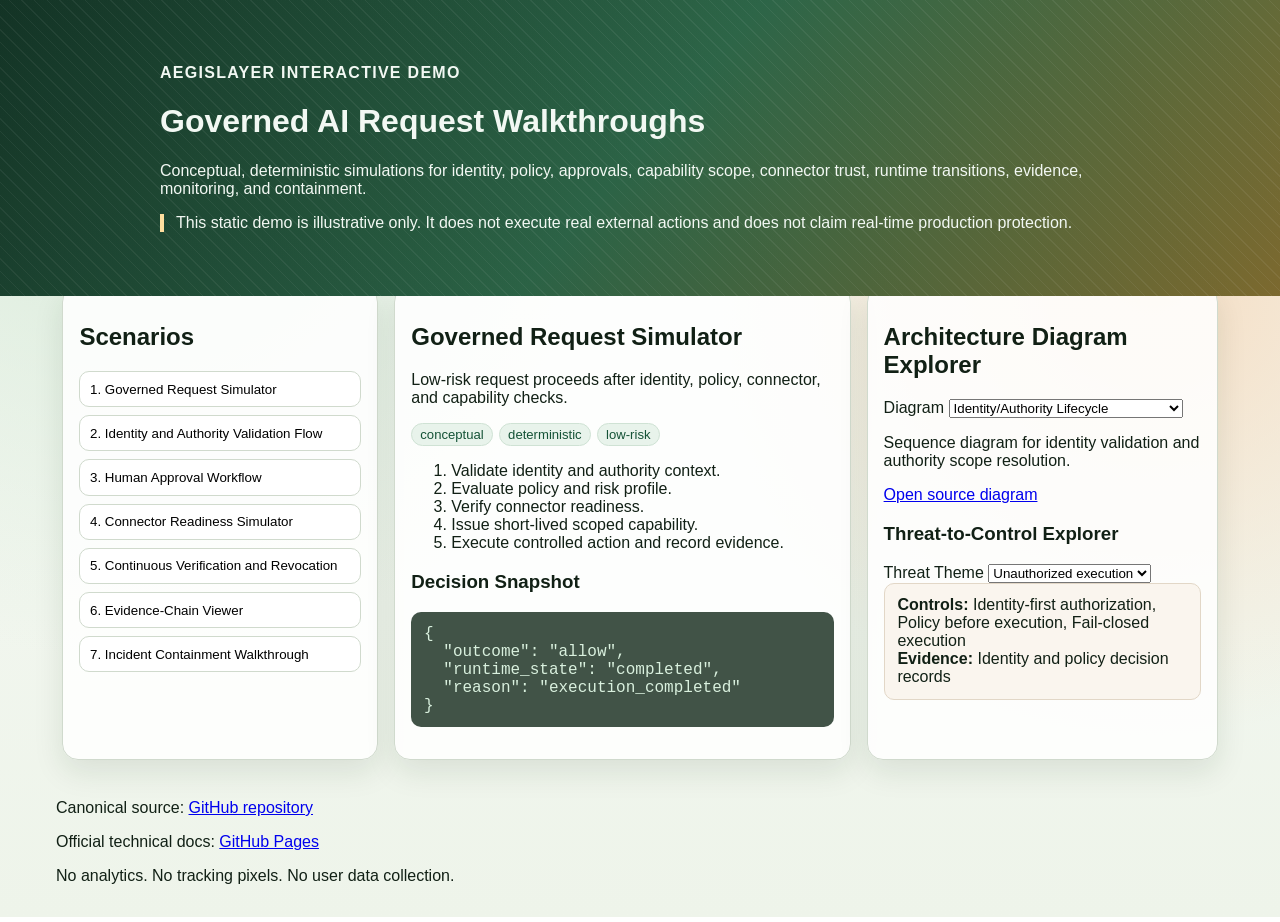
<file: interactive-demo/index.html>
<!DOCTYPE html>
<html lang="en">
  <head>
    <meta charset="UTF-8">
    <meta name="viewport" content="width=device-width, initial-scale=1.0">
    <title>AegisLayer Interactive Demo</title>
    <meta
      name="description"
      content="Interactive conceptual demonstrations for the AegisLayer public reference architecture."
    >
    <link rel="stylesheet" href="assets/css/styles.css">
  </head>
  <body>
    <a class="skip-link" href="#content">Skip to content</a>
    <header class="hero">
      <div class="hero-overlay"></div>
      <div class="hero-content">
        <p class="eyebrow">AegisLayer Interactive Demo</p>
        <h1>Governed AI Request Walkthroughs</h1>
        <p>
          Conceptual, deterministic simulations for identity, policy, approvals, capability scope,
          connector trust, runtime transitions, evidence, monitoring, and containment.
        </p>
        <p class="disclaimer">
          This static demo is illustrative only. It does not execute real external actions and does
          not claim real-time production protection.
        </p>
      </div>
    </header>

    <main id="content" class="layout" tabindex="-1">
      <aside class="panel nav-panel" aria-label="Demo navigation">
        <h2>Scenarios</h2>
        <nav>
          <ul id="scenario-list"></ul>
        </nav>
      </aside>

      <section class="panel content-panel" aria-live="polite">
        <h2 id="scenario-title">Select a scenario</h2>
        <p id="scenario-summary"></p>
        <div class="badge-row" id="scenario-tags"></div>
        <ol id="scenario-steps"></ol>
        <h3>Decision Snapshot</h3>
        <pre id="scenario-output" class="code-block"></pre>
      </section>

      <section class="panel explorer-panel">
        <h2>Architecture Diagram Explorer</h2>
        <label for="diagram-select">Diagram</label>
        <select id="diagram-select"></select>
        <p id="diagram-desc"></p>
        <a id="diagram-link" href="#" target="_blank" rel="noopener">Open source diagram</a>

        <h3>Threat-to-Control Explorer</h3>
        <label for="threat-select">Threat Theme</label>
        <select id="threat-select"></select>
        <div id="threat-output" class="callout"></div>
      </section>
    </main>

    <footer class="footer">
      <p>
        Canonical source: <a href="https://github.com/vsdatta/aegislayer-architecture">GitHub repository</a>
      </p>
      <p>
        Official technical docs: <a href="https://vsdatta.github.io/aegislayer-architecture/">GitHub Pages</a>
      </p>
      <p>No analytics. No tracking pixels. No user data collection.</p>
    </footer>

    <script src="assets/js/app.js"></script>
  </body>
</html>
</file>
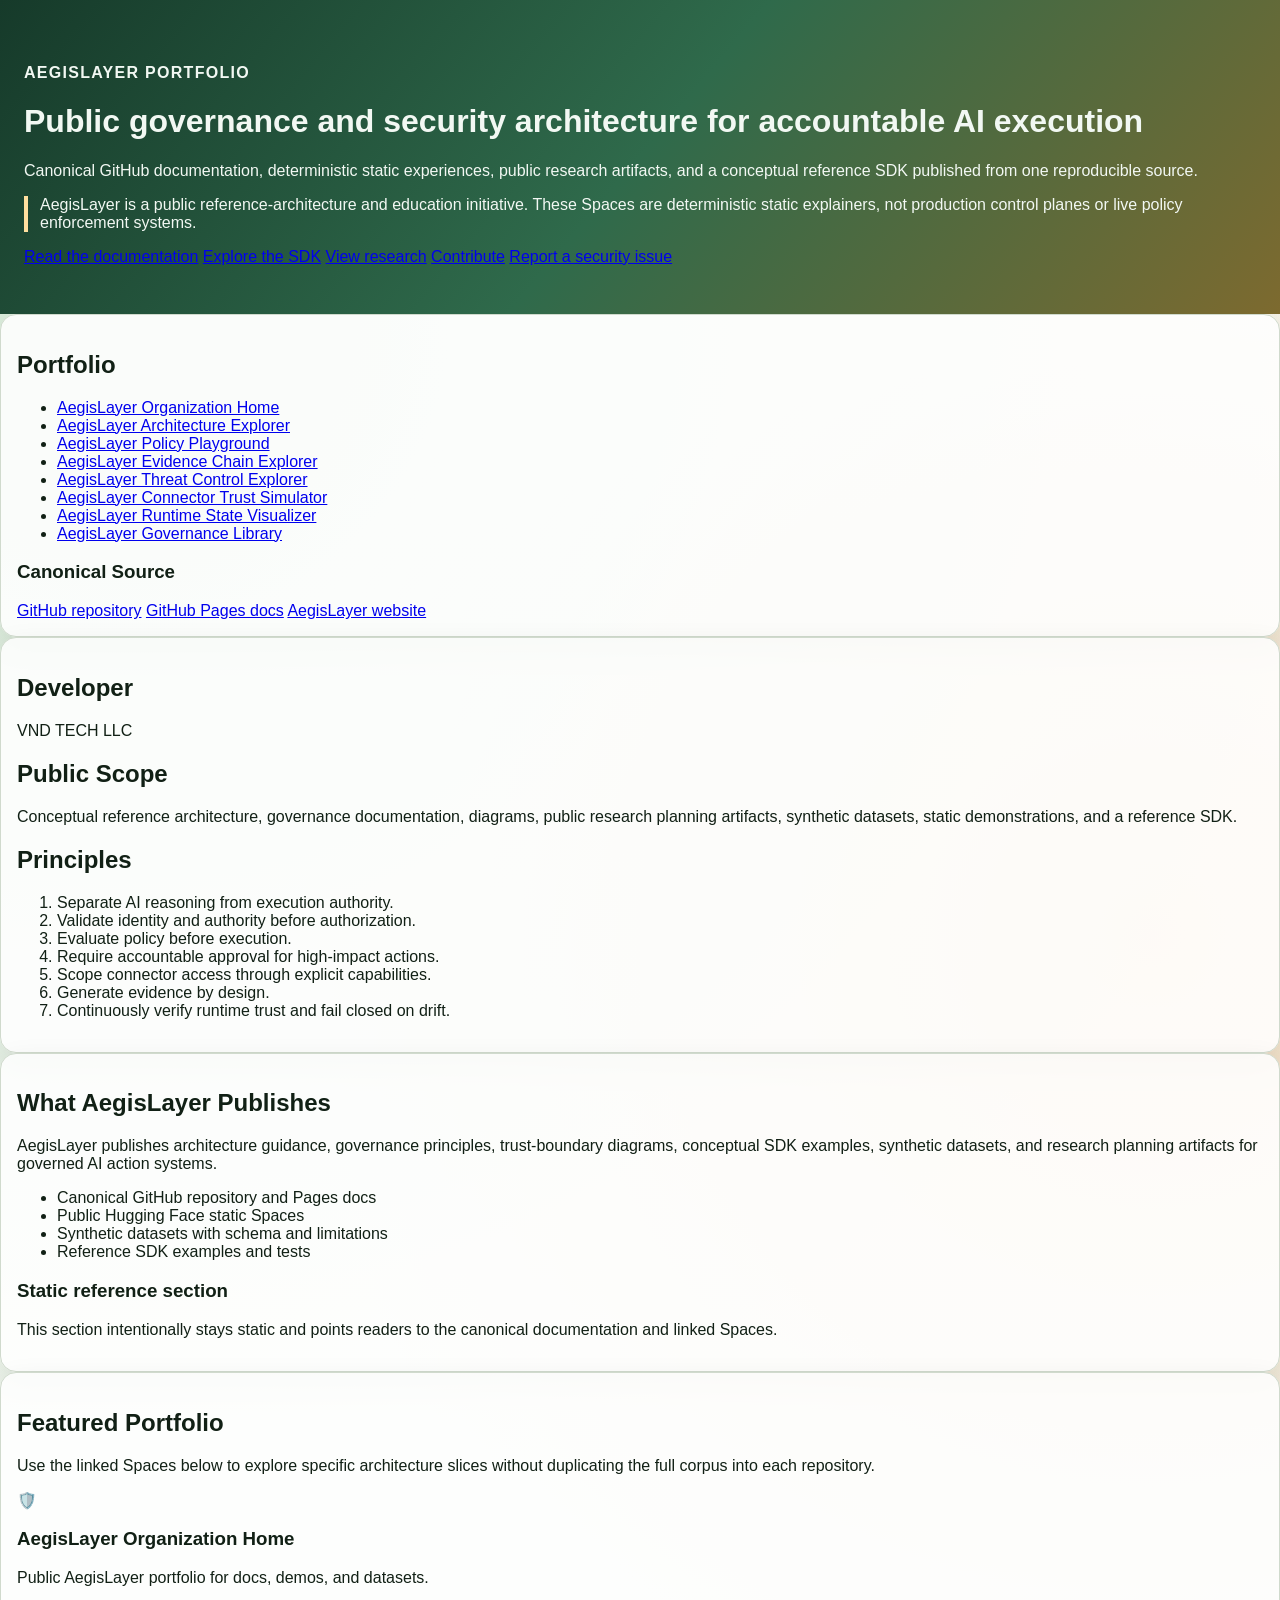
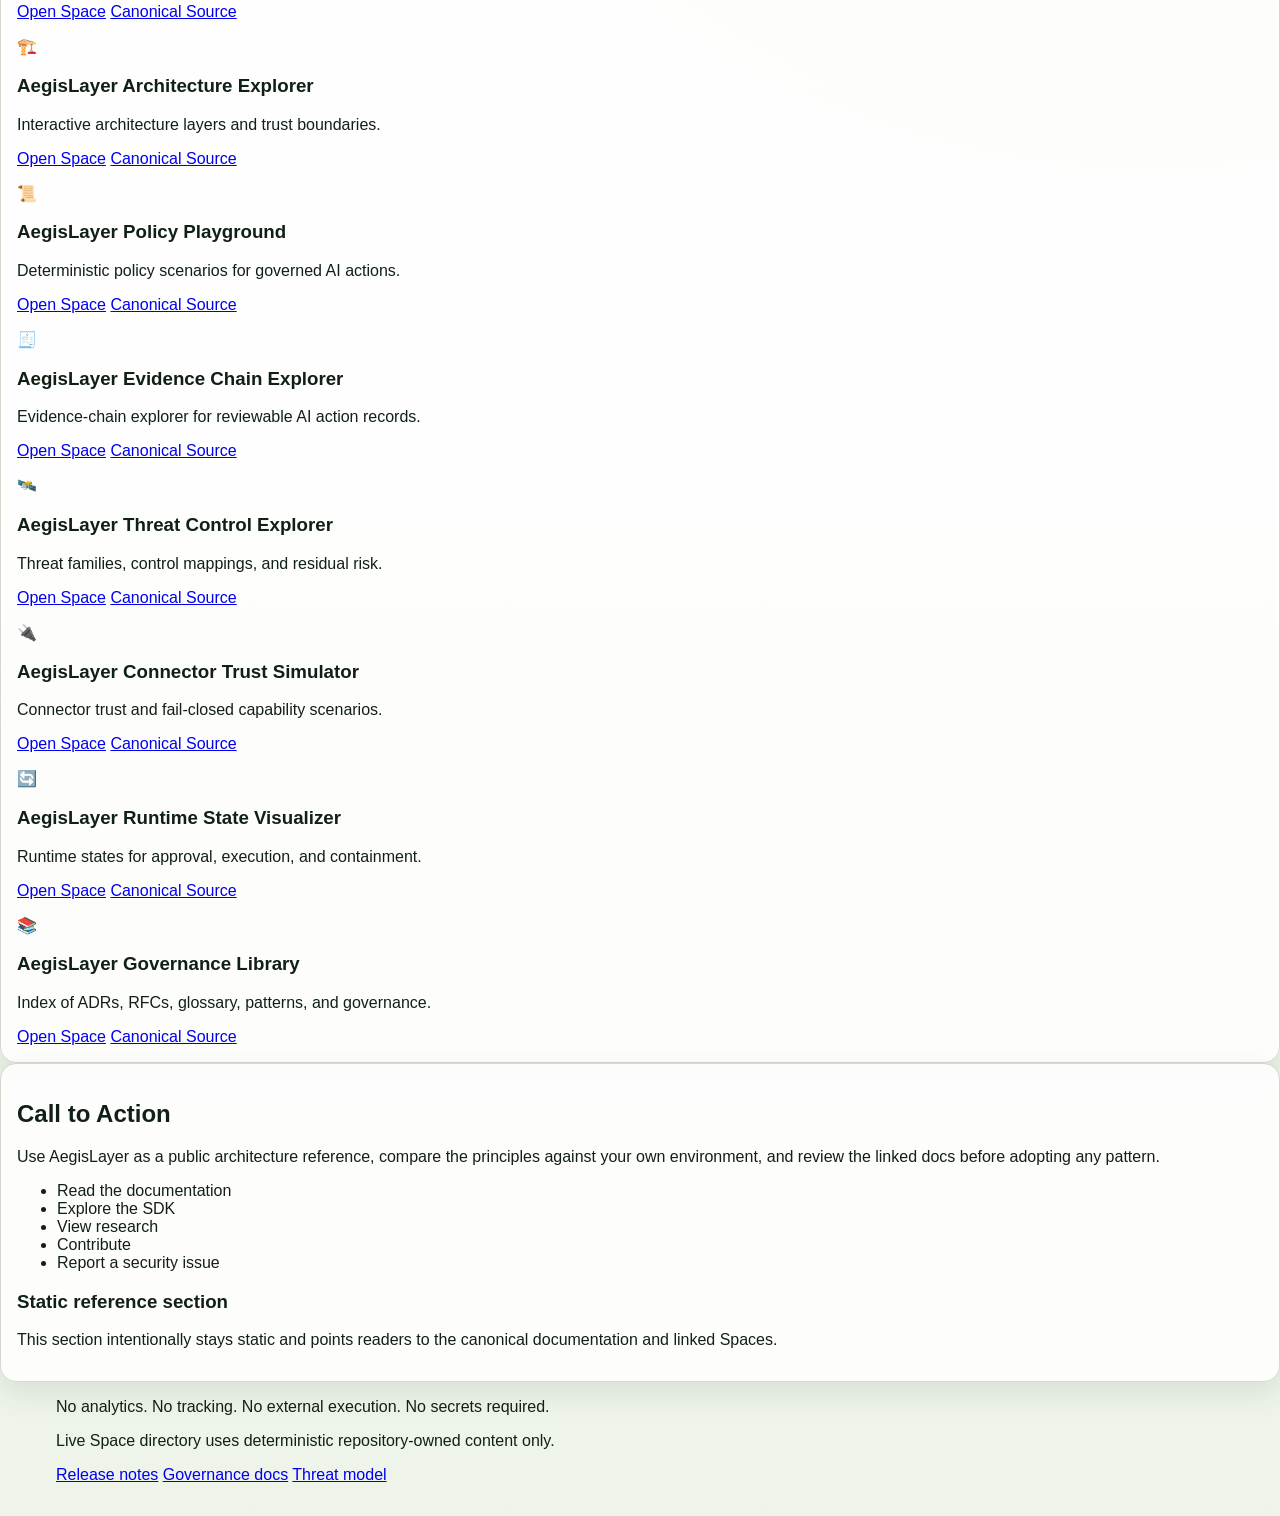
<file: huggingface/hf_space/index.html>
<!DOCTYPE html>
<html lang="en">
  <head>
    <meta charset="UTF-8">
    <meta name="viewport" content="width=device-width, initial-scale=1.0">
    <title>AegisLayer Organization Home</title>
    <meta name="description" content="Public AegisLayer portfolio for docs, demos, and datasets.">
    <link rel="stylesheet" href="assets/css/styles.css">
  </head>
  <body data-space="organization-home">
    <a class="skip-link" href="#content">Skip to content</a>
    <header class="hero">
      <div class="hero-backdrop"></div>
      <div class="hero-inner">
        <p class="eyebrow">AegisLayer Portfolio</p>
        <h1>Public governance and security architecture for accountable AI execution</h1>
        <p class="lede">Canonical GitHub documentation, deterministic static experiences, public research artifacts, and a conceptual reference SDK published from one reproducible source.</p>
        <p class="disclaimer">AegisLayer is a public reference-architecture and education initiative. These Spaces are deterministic static explainers, not production control planes or live policy enforcement systems.</p>
        <div class="action-row"><a class="button primary" href="https://vsdatta.github.io/aegislayer-architecture/">Read the documentation</a>
<a class="button secondary" href="https://github.com/vsdatta/aegislayer-architecture/tree/main/reference-sdk">Explore the SDK</a>
<a class="button secondary" href="https://vsdatta.github.io/aegislayer-architecture/RESEARCH_PROGRAM/">View research</a>
<a class="button ghost" href="https://github.com/vsdatta/aegislayer-architecture/blob/main/CONTRIBUTING.md">Contribute</a>
<a class="button ghost" href="https://github.com/vsdatta/aegislayer-architecture/blob/main/SECURITY.md">Report a security issue</a></div>
      </div>
    </header>

    <div class="page-shell">
      <aside class="panel sidebar" aria-label="Portfolio navigation">
        <h2>Portfolio</h2>
        <nav>
          <ul class="space-nav"><li><a href="https://huggingface.co/spaces/AEGISLAYER/organization-home" aria-current="page">AegisLayer Organization Home</a></li>
<li><a href="https://huggingface.co/spaces/AEGISLAYER/architecture-explorer">AegisLayer Architecture Explorer</a></li>
<li><a href="https://huggingface.co/spaces/AEGISLAYER/policy-playground">AegisLayer Policy Playground</a></li>
<li><a href="https://huggingface.co/spaces/AEGISLAYER/evidence-chain-explorer">AegisLayer Evidence Chain Explorer</a></li>
<li><a href="https://huggingface.co/spaces/AEGISLAYER/threat-control-explorer">AegisLayer Threat Control Explorer</a></li>
<li><a href="https://huggingface.co/spaces/AEGISLAYER/connector-trust-simulator">AegisLayer Connector Trust Simulator</a></li>
<li><a href="https://huggingface.co/spaces/AEGISLAYER/runtime-state-visualizer">AegisLayer Runtime State Visualizer</a></li>
<li><a href="https://huggingface.co/spaces/AEGISLAYER/governance-library">AegisLayer Governance Library</a></li></ul>
        </nav>
        <div class="sidebar-block">
          <h3>Canonical Source</h3>
          <a href="https://github.com/vsdatta/aegislayer-architecture">GitHub repository</a>
          <a href="https://vsdatta.github.io/aegislayer-architecture/">GitHub Pages docs</a>
          <a href="https://aegislayer.ai">AegisLayer website</a>
        </div>
      </aside>

      <main id="content" class="content" tabindex="-1">
        <section class="panel summary-panel">
          <div class="summary-grid">
            <article>
              <h2>Developer</h2>
              <p>VND TECH LLC</p>
            </article>
            <article>
              <h2>Public Scope</h2>
              <p>Conceptual reference architecture, governance documentation, diagrams, public research planning artifacts, synthetic datasets, static demonstrations, and a reference SDK.</p>
            </article>
            <article>
              <h2>Principles</h2>
              <ol><li>Separate AI reasoning from execution authority.</li><li>Validate identity and authority before authorization.</li><li>Evaluate policy before execution.</li><li>Require accountable approval for high-impact actions.</li><li>Scope connector access through explicit capabilities.</li><li>Generate evidence by design.</li><li>Continuously verify runtime trust and fail closed on drift.</li></ol>
            </article>
          </div>
        </section>
        <section class="panel section-panel"><div class="section-header"><h2>What AegisLayer Publishes</h2><p>AegisLayer publishes architecture guidance, governance principles, trust-boundary diagrams, conceptual SDK examples, synthetic datasets, and research planning artifacts for governed AI action systems.</p></div><ul class="bullet-list"><li>Canonical GitHub repository and Pages docs</li><li>Public Hugging Face static Spaces</li><li>Synthetic datasets with schema and limitations</li><li>Reference SDK examples and tests</li></ul><div class="section-body"><article class="data-card"><h3>Static reference section</h3><p>This section intentionally stays static and points readers to the canonical documentation and linked Spaces.</p></article></div></section>
<section class="panel section-panel"><div class="section-header"><h2>Featured Portfolio</h2><p>Use the linked Spaces below to explore specific architecture slices without duplicating the full corpus into each repository.</p></div><div class="section-body"><div class="space-grid"><article class="space-card">
  <p class="space-emoji">🛡️</p>
  <h3>AegisLayer Organization Home</h3>
  <p>Public AegisLayer portfolio for docs, demos, and datasets.</p>
  <div class="card-actions">
    <a class="button secondary" href="https://huggingface.co/spaces/AEGISLAYER/organization-home">Open Space</a>
    <a class="button ghost" href="https://github.com/vsdatta/aegislayer-architecture">Canonical Source</a>
  </div>
</article>
<article class="space-card">
  <p class="space-emoji">🏗️</p>
  <h3>AegisLayer Architecture Explorer</h3>
  <p>Interactive architecture layers and trust boundaries.</p>
  <div class="card-actions">
    <a class="button secondary" href="https://huggingface.co/spaces/AEGISLAYER/architecture-explorer">Open Space</a>
    <a class="button ghost" href="https://github.com/vsdatta/aegislayer-architecture">Canonical Source</a>
  </div>
</article>
<article class="space-card">
  <p class="space-emoji">📜</p>
  <h3>AegisLayer Policy Playground</h3>
  <p>Deterministic policy scenarios for governed AI actions.</p>
  <div class="card-actions">
    <a class="button secondary" href="https://huggingface.co/spaces/AEGISLAYER/policy-playground">Open Space</a>
    <a class="button ghost" href="https://github.com/vsdatta/aegislayer-architecture">Canonical Source</a>
  </div>
</article>
<article class="space-card">
  <p class="space-emoji">🧾</p>
  <h3>AegisLayer Evidence Chain Explorer</h3>
  <p>Evidence-chain explorer for reviewable AI action records.</p>
  <div class="card-actions">
    <a class="button secondary" href="https://huggingface.co/spaces/AEGISLAYER/evidence-chain-explorer">Open Space</a>
    <a class="button ghost" href="https://github.com/vsdatta/aegislayer-architecture">Canonical Source</a>
  </div>
</article>
<article class="space-card">
  <p class="space-emoji">🛰️</p>
  <h3>AegisLayer Threat Control Explorer</h3>
  <p>Threat families, control mappings, and residual risk.</p>
  <div class="card-actions">
    <a class="button secondary" href="https://huggingface.co/spaces/AEGISLAYER/threat-control-explorer">Open Space</a>
    <a class="button ghost" href="https://github.com/vsdatta/aegislayer-architecture">Canonical Source</a>
  </div>
</article>
<article class="space-card">
  <p class="space-emoji">🔌</p>
  <h3>AegisLayer Connector Trust Simulator</h3>
  <p>Connector trust and fail-closed capability scenarios.</p>
  <div class="card-actions">
    <a class="button secondary" href="https://huggingface.co/spaces/AEGISLAYER/connector-trust-simulator">Open Space</a>
    <a class="button ghost" href="https://github.com/vsdatta/aegislayer-architecture">Canonical Source</a>
  </div>
</article>
<article class="space-card">
  <p class="space-emoji">🔄</p>
  <h3>AegisLayer Runtime State Visualizer</h3>
  <p>Runtime states for approval, execution, and containment.</p>
  <div class="card-actions">
    <a class="button secondary" href="https://huggingface.co/spaces/AEGISLAYER/runtime-state-visualizer">Open Space</a>
    <a class="button ghost" href="https://github.com/vsdatta/aegislayer-architecture">Canonical Source</a>
  </div>
</article>
<article class="space-card">
  <p class="space-emoji">📚</p>
  <h3>AegisLayer Governance Library</h3>
  <p>Index of ADRs, RFCs, glossary, patterns, and governance.</p>
  <div class="card-actions">
    <a class="button secondary" href="https://huggingface.co/spaces/AEGISLAYER/governance-library">Open Space</a>
    <a class="button ghost" href="https://github.com/vsdatta/aegislayer-architecture">Canonical Source</a>
  </div>
</article></div></div></section>
<section class="panel section-panel"><div class="section-header"><h2>Call to Action</h2><p>Use AegisLayer as a public architecture reference, compare the principles against your own environment, and review the linked docs before adopting any pattern.</p></div><ul class="bullet-list"><li>Read the documentation</li><li>Explore the SDK</li><li>View research</li><li>Contribute</li><li>Report a security issue</li></ul><div class="section-body"><article class="data-card"><h3>Static reference section</h3><p>This section intentionally stays static and points readers to the canonical documentation and linked Spaces.</p></article></div></section>
      </main>
    </div>

    <footer class="footer">
      <div>
        <p>No analytics. No tracking. No external execution. No secrets required.</p>
        <p>Live Space directory uses deterministic repository-owned content only.</p>
      </div>
      <div class="footer-links">
        <a href="https://github.com/vsdatta/aegislayer-architecture/blob/main/CHANGELOG.md">Release notes</a>
        <a href="https://vsdatta.github.io/aegislayer-architecture/GOVERNANCE/">Governance docs</a>
        <a href="https://vsdatta.github.io/aegislayer-architecture/THREAT_MODEL/">Threat model</a>
      </div>
    </footer>

    <script src="assets/js/app.js"></script>
  </body>
</html>
</file>
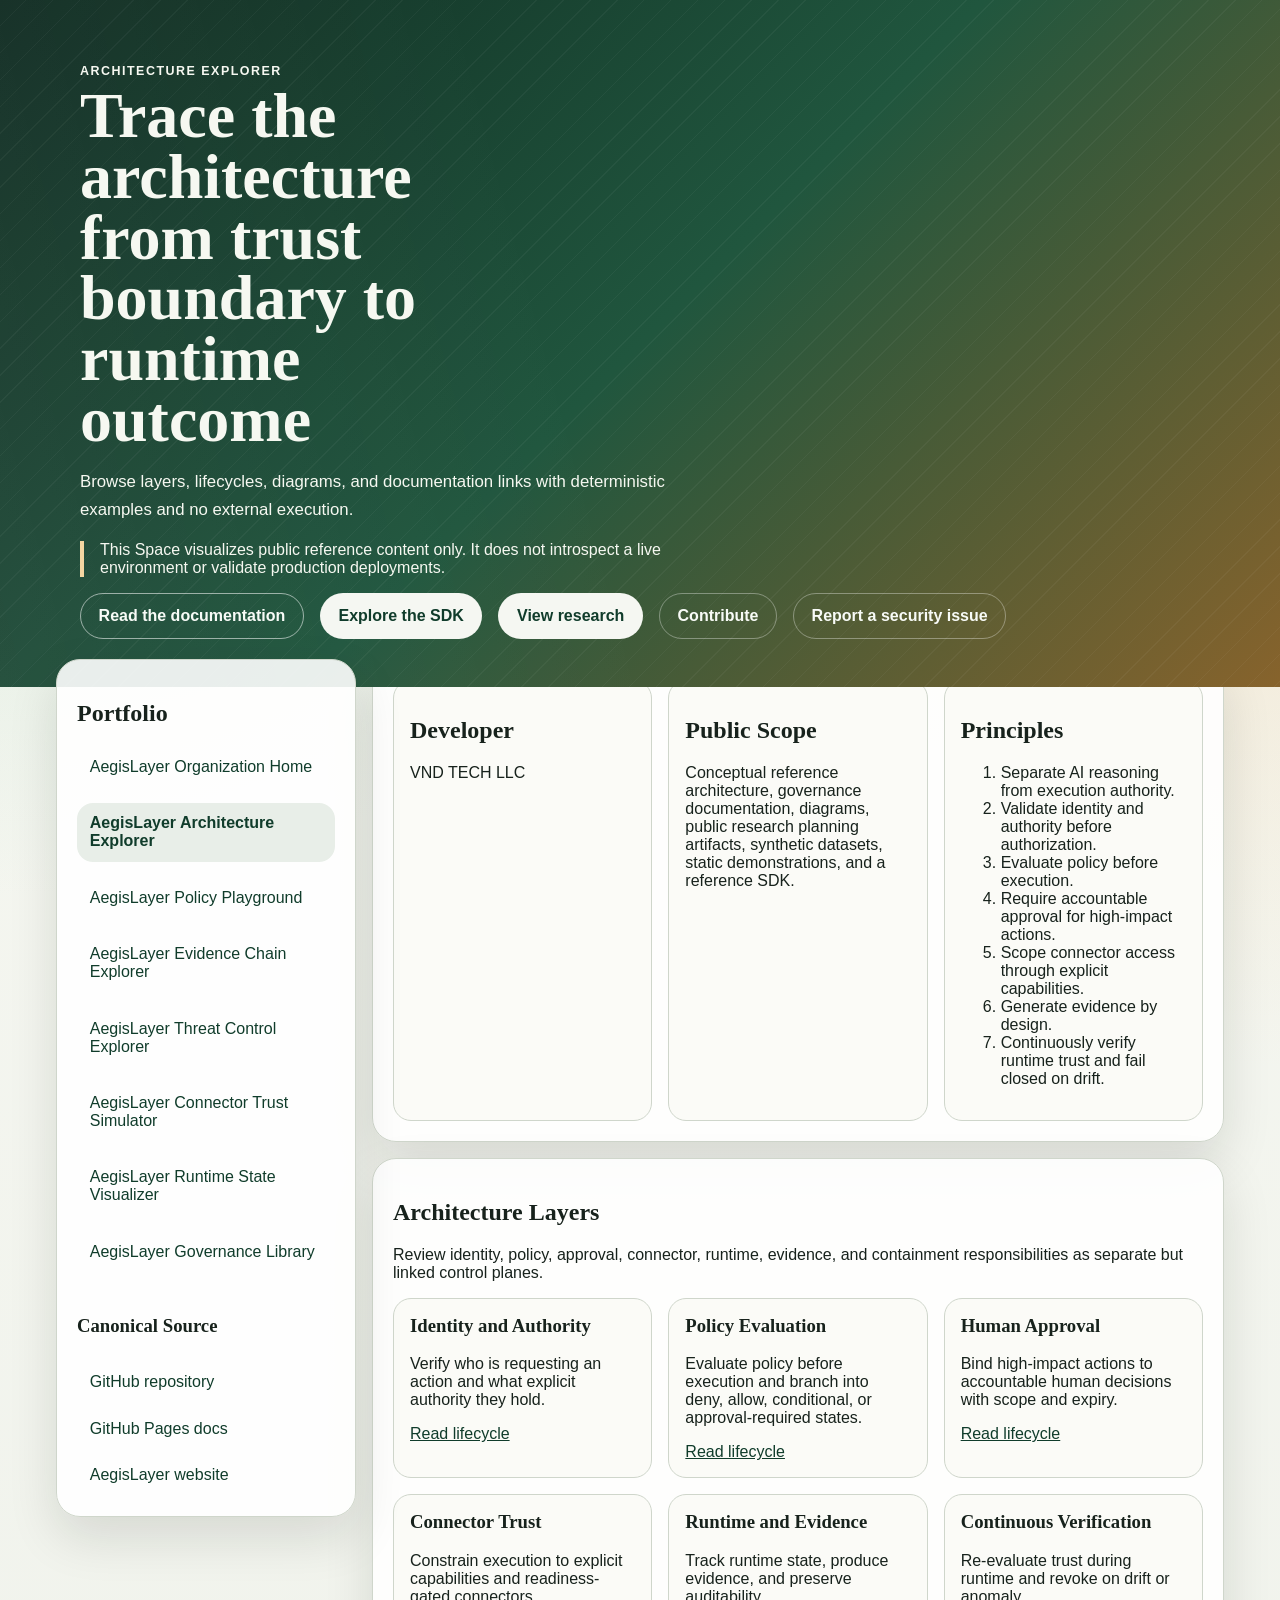
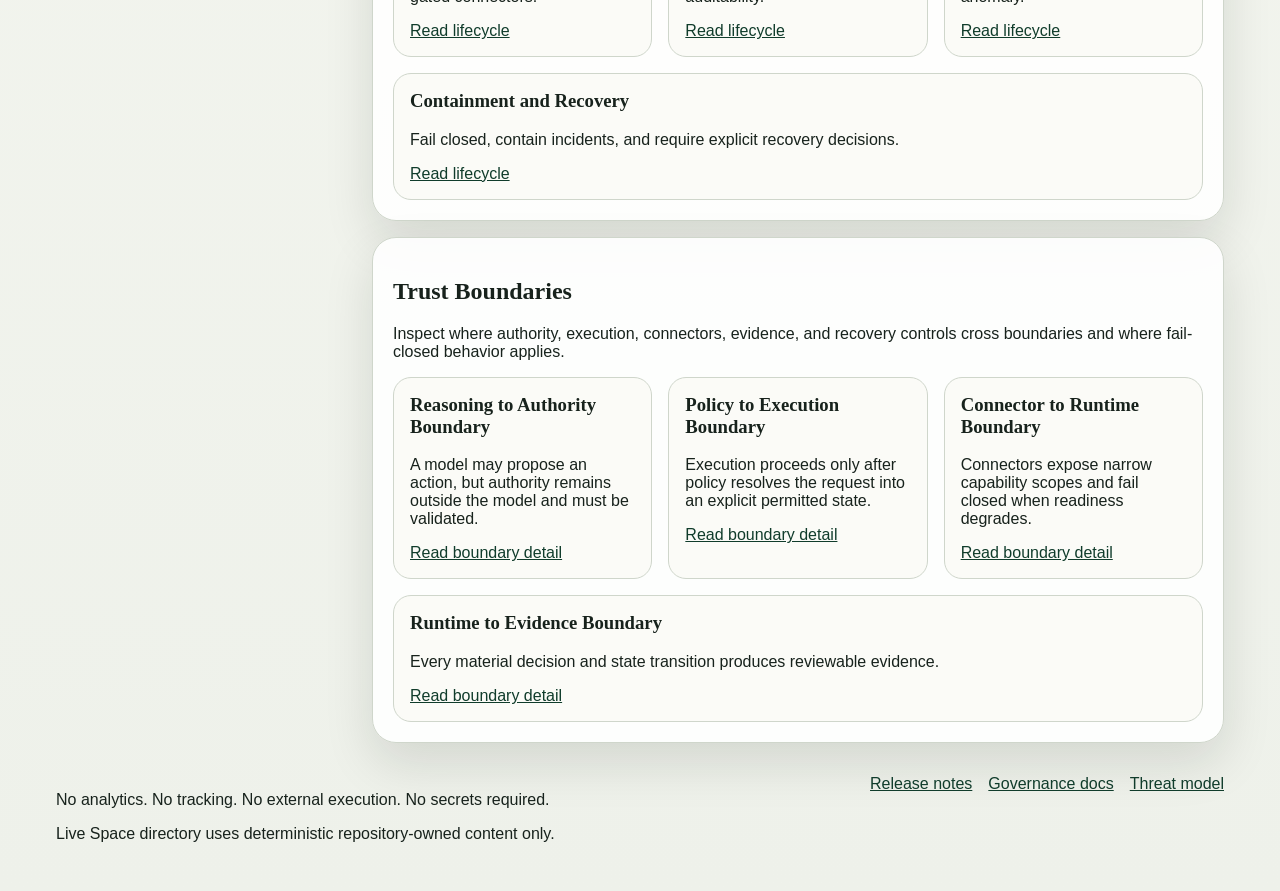
<file: huggingface/spaces/architecture-explorer/index.html>
<!DOCTYPE html>
<html lang="en">
  <head>
    <meta charset="UTF-8">
    <meta name="viewport" content="width=device-width, initial-scale=1.0">
    <title>AegisLayer Architecture Explorer</title>
    <meta name="description" content="Interactive architecture layers and trust boundaries.">
    <link rel="stylesheet" href="assets/css/styles.css">
  </head>
  <body data-space="architecture-explorer">
    <a class="skip-link" href="#content">Skip to content</a>
    <header class="hero">
      <div class="hero-backdrop"></div>
      <div class="hero-inner">
        <p class="eyebrow">Architecture Explorer</p>
        <h1>Trace the architecture from trust boundary to runtime outcome</h1>
        <p class="lede">Browse layers, lifecycles, diagrams, and documentation links with deterministic examples and no external execution.</p>
        <p class="disclaimer">This Space visualizes public reference content only. It does not introspect a live environment or validate production deployments.</p>
        <div class="action-row"><a class="button primary" href="https://vsdatta.github.io/aegislayer-architecture/">Read the documentation</a>
<a class="button secondary" href="https://github.com/vsdatta/aegislayer-architecture/tree/main/reference-sdk">Explore the SDK</a>
<a class="button secondary" href="https://vsdatta.github.io/aegislayer-architecture/RESEARCH_PROGRAM/">View research</a>
<a class="button ghost" href="https://github.com/vsdatta/aegislayer-architecture/blob/main/CONTRIBUTING.md">Contribute</a>
<a class="button ghost" href="https://github.com/vsdatta/aegislayer-architecture/blob/main/SECURITY.md">Report a security issue</a></div>
      </div>
    </header>

    <div class="page-shell">
      <aside class="panel sidebar" aria-label="Portfolio navigation">
        <h2>Portfolio</h2>
        <nav>
          <ul class="space-nav"><li><a href="https://huggingface.co/spaces/AEGISLAYER/organization-home">AegisLayer Organization Home</a></li>
<li><a href="https://huggingface.co/spaces/AEGISLAYER/architecture-explorer" aria-current="page">AegisLayer Architecture Explorer</a></li>
<li><a href="https://huggingface.co/spaces/AEGISLAYER/policy-playground">AegisLayer Policy Playground</a></li>
<li><a href="https://huggingface.co/spaces/AEGISLAYER/evidence-chain-explorer">AegisLayer Evidence Chain Explorer</a></li>
<li><a href="https://huggingface.co/spaces/AEGISLAYER/threat-control-explorer">AegisLayer Threat Control Explorer</a></li>
<li><a href="https://huggingface.co/spaces/AEGISLAYER/connector-trust-simulator">AegisLayer Connector Trust Simulator</a></li>
<li><a href="https://huggingface.co/spaces/AEGISLAYER/runtime-state-visualizer">AegisLayer Runtime State Visualizer</a></li>
<li><a href="https://huggingface.co/spaces/AEGISLAYER/governance-library">AegisLayer Governance Library</a></li></ul>
        </nav>
        <div class="sidebar-block">
          <h3>Canonical Source</h3>
          <a href="https://github.com/vsdatta/aegislayer-architecture">GitHub repository</a>
          <a href="https://vsdatta.github.io/aegislayer-architecture/">GitHub Pages docs</a>
          <a href="https://aegislayer.ai">AegisLayer website</a>
        </div>
      </aside>

      <main id="content" class="content" tabindex="-1">
        <section class="panel summary-panel">
          <div class="summary-grid">
            <article>
              <h2>Developer</h2>
              <p>VND TECH LLC</p>
            </article>
            <article>
              <h2>Public Scope</h2>
              <p>Conceptual reference architecture, governance documentation, diagrams, public research planning artifacts, synthetic datasets, static demonstrations, and a reference SDK.</p>
            </article>
            <article>
              <h2>Principles</h2>
              <ol><li>Separate AI reasoning from execution authority.</li><li>Validate identity and authority before authorization.</li><li>Evaluate policy before execution.</li><li>Require accountable approval for high-impact actions.</li><li>Scope connector access through explicit capabilities.</li><li>Generate evidence by design.</li><li>Continuously verify runtime trust and fail closed on drift.</li></ol>
            </article>
          </div>
        </section>
        <section class="panel section-panel"><div class="section-header"><h2>Architecture Layers</h2><p>Review identity, policy, approval, connector, runtime, evidence, and containment responsibilities as separate but linked control planes.</p></div><div class="section-body"><article class="data-card"><h3>Identity and Authority</h3><p>Verify who is requesting an action and what explicit authority they hold.</p><a href="https://vsdatta.github.io/aegislayer-architecture/IDENTITY_AUTHORITY_LIFECYCLE/">Read lifecycle</a></article><article class="data-card"><h3>Policy Evaluation</h3><p>Evaluate policy before execution and branch into deny, allow, conditional, or approval-required states.</p><a href="https://vsdatta.github.io/aegislayer-architecture/POLICY_EVALUATION_LIFECYCLE/">Read lifecycle</a></article><article class="data-card"><h3>Human Approval</h3><p>Bind high-impact actions to accountable human decisions with scope and expiry.</p><a href="https://vsdatta.github.io/aegislayer-architecture/APPROVAL_LIFECYCLE/">Read lifecycle</a></article><article class="data-card"><h3>Connector Trust</h3><p>Constrain execution to explicit capabilities and readiness-gated connectors.</p><a href="https://vsdatta.github.io/aegislayer-architecture/CONNECTOR_LIFECYCLE/">Read lifecycle</a></article><article class="data-card"><h3>Runtime and Evidence</h3><p>Track runtime state, produce evidence, and preserve auditability.</p><a href="https://vsdatta.github.io/aegislayer-architecture/RUNTIME_STATE_MODEL/">Read lifecycle</a></article><article class="data-card"><h3>Continuous Verification</h3><p>Re-evaluate trust during runtime and revoke on drift or anomaly.</p><a href="https://vsdatta.github.io/aegislayer-architecture/CONTINUOUS_VERIFICATION_LIFECYCLE/">Read lifecycle</a></article><article class="data-card"><h3>Containment and Recovery</h3><p>Fail closed, contain incidents, and require explicit recovery decisions.</p><a href="https://vsdatta.github.io/aegislayer-architecture/INCIDENT_CONTAINMENT_RECOVERY/">Read lifecycle</a></article></div></section>
<section class="panel section-panel"><div class="section-header"><h2>Trust Boundaries</h2><p>Inspect where authority, execution, connectors, evidence, and recovery controls cross boundaries and where fail-closed behavior applies.</p></div><div class="section-body"><article class="data-card"><h3>Reasoning to Authority Boundary</h3><p>A model may propose an action, but authority remains outside the model and must be validated.</p><a href="https://vsdatta.github.io/aegislayer-architecture/TRUST_BOUNDARY_DEEP_DIVE/">Read boundary detail</a></article><article class="data-card"><h3>Policy to Execution Boundary</h3><p>Execution proceeds only after policy resolves the request into an explicit permitted state.</p><a href="https://vsdatta.github.io/aegislayer-architecture/POLICY_EVALUATION_LIFECYCLE/">Read boundary detail</a></article><article class="data-card"><h3>Connector to Runtime Boundary</h3><p>Connectors expose narrow capability scopes and fail closed when readiness degrades.</p><a href="https://vsdatta.github.io/aegislayer-architecture/CONNECTOR_LIFECYCLE/">Read boundary detail</a></article><article class="data-card"><h3>Runtime to Evidence Boundary</h3><p>Every material decision and state transition produces reviewable evidence.</p><a href="https://vsdatta.github.io/aegislayer-architecture/EVIDENCE_LIFECYCLE_DEEP_DIVE/">Read boundary detail</a></article></div></section>
      </main>
    </div>

    <footer class="footer">
      <div>
        <p>No analytics. No tracking. No external execution. No secrets required.</p>
        <p>Live Space directory uses deterministic repository-owned content only.</p>
      </div>
      <div class="footer-links">
        <a href="https://github.com/vsdatta/aegislayer-architecture/blob/main/CHANGELOG.md">Release notes</a>
        <a href="https://vsdatta.github.io/aegislayer-architecture/GOVERNANCE/">Governance docs</a>
        <a href="https://vsdatta.github.io/aegislayer-architecture/THREAT_MODEL/">Threat model</a>
      </div>
    </footer>

    <script src="assets/js/app.js"></script>
  </body>
</html>
</file>
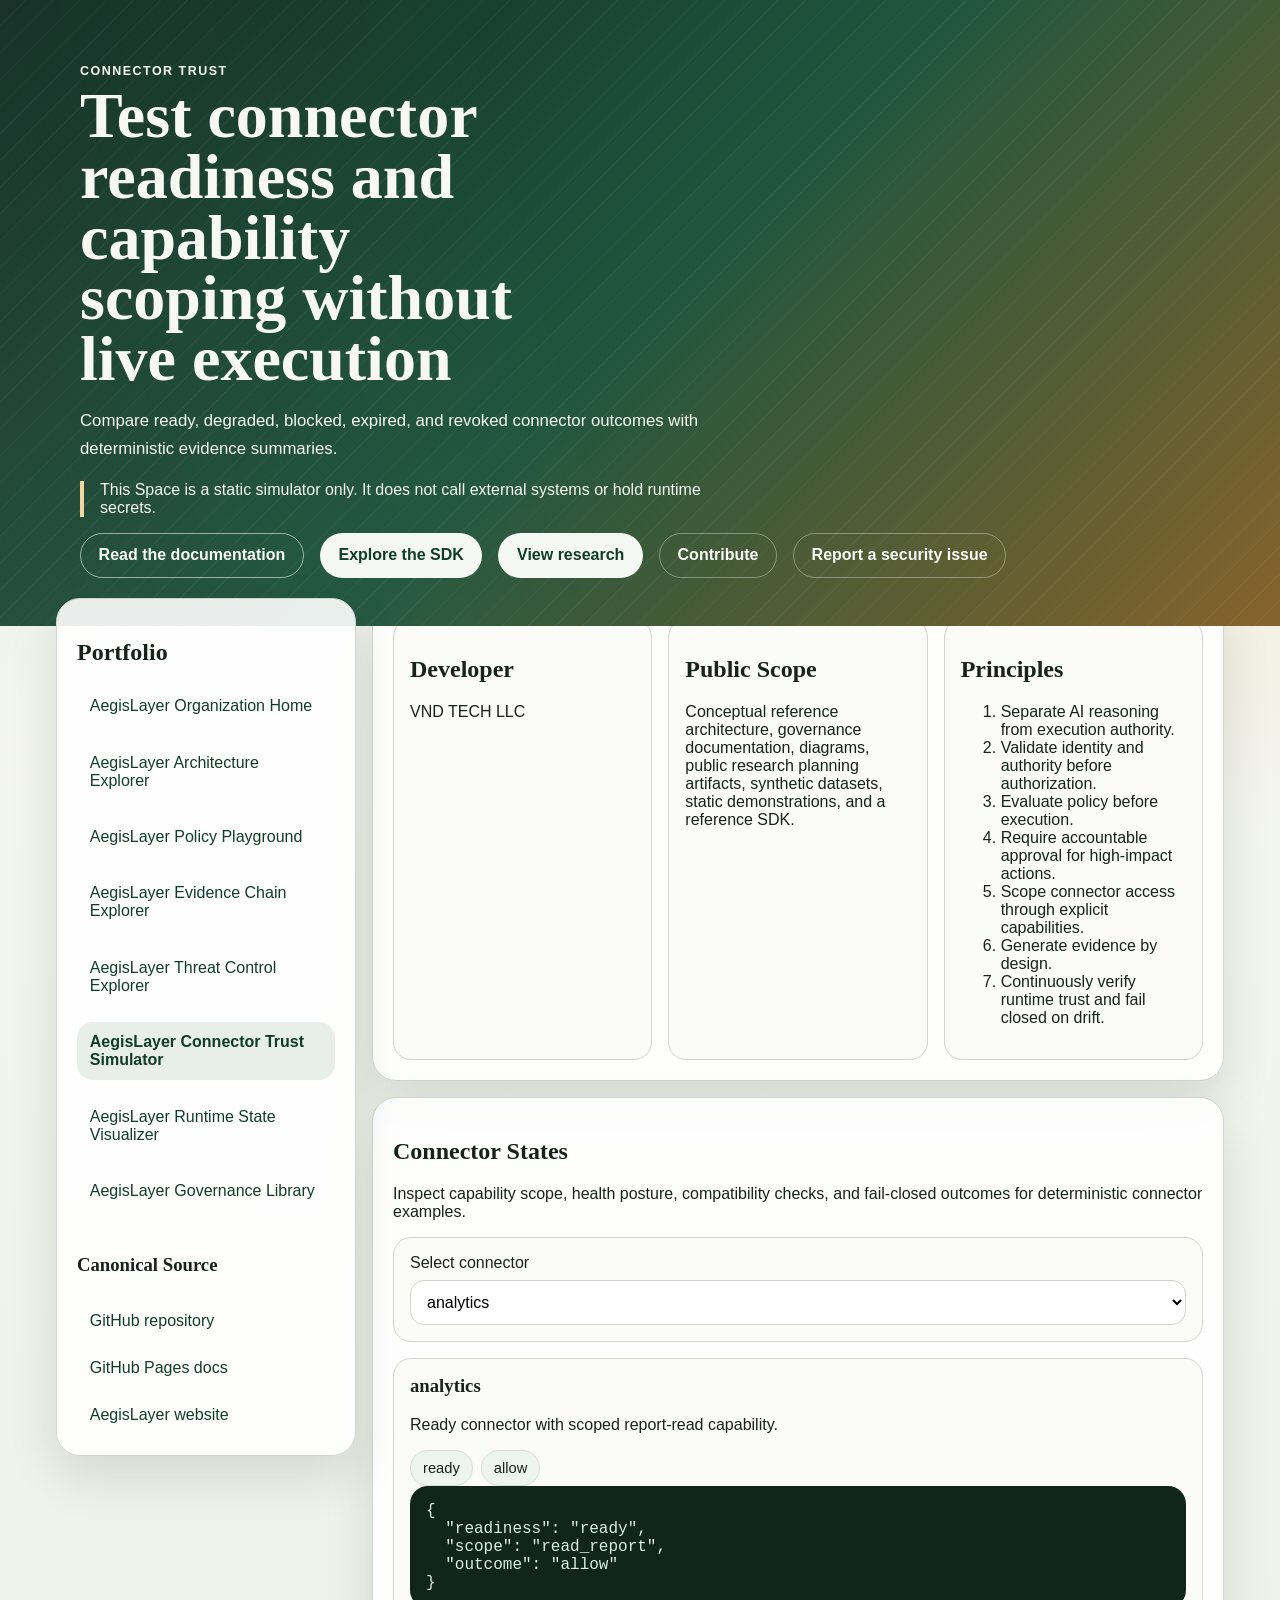
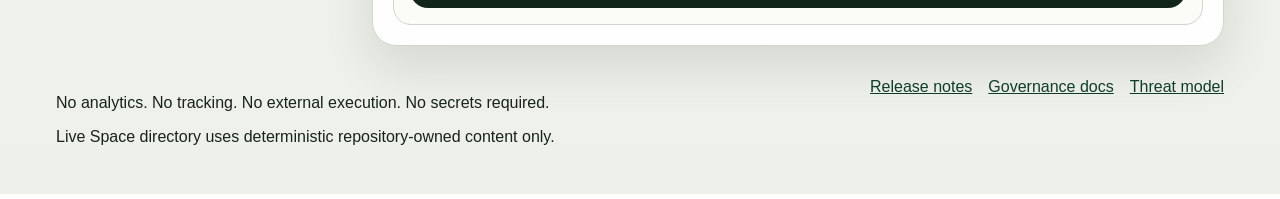
<file: huggingface/spaces/connector-trust-simulator/index.html>
<!DOCTYPE html>
<html lang="en">
  <head>
    <meta charset="UTF-8">
    <meta name="viewport" content="width=device-width, initial-scale=1.0">
    <title>AegisLayer Connector Trust Simulator</title>
    <meta name="description" content="Connector trust and fail-closed capability scenarios.">
    <link rel="stylesheet" href="assets/css/styles.css">
  </head>
  <body data-space="connector-trust-simulator">
    <a class="skip-link" href="#content">Skip to content</a>
    <header class="hero">
      <div class="hero-backdrop"></div>
      <div class="hero-inner">
        <p class="eyebrow">Connector Trust</p>
        <h1>Test connector readiness and capability scoping without live execution</h1>
        <p class="lede">Compare ready, degraded, blocked, expired, and revoked connector outcomes with deterministic evidence summaries.</p>
        <p class="disclaimer">This Space is a static simulator only. It does not call external systems or hold runtime secrets.</p>
        <div class="action-row"><a class="button primary" href="https://vsdatta.github.io/aegislayer-architecture/">Read the documentation</a>
<a class="button secondary" href="https://github.com/vsdatta/aegislayer-architecture/tree/main/reference-sdk">Explore the SDK</a>
<a class="button secondary" href="https://vsdatta.github.io/aegislayer-architecture/RESEARCH_PROGRAM/">View research</a>
<a class="button ghost" href="https://github.com/vsdatta/aegislayer-architecture/blob/main/CONTRIBUTING.md">Contribute</a>
<a class="button ghost" href="https://github.com/vsdatta/aegislayer-architecture/blob/main/SECURITY.md">Report a security issue</a></div>
      </div>
    </header>

    <div class="page-shell">
      <aside class="panel sidebar" aria-label="Portfolio navigation">
        <h2>Portfolio</h2>
        <nav>
          <ul class="space-nav"><li><a href="https://huggingface.co/spaces/AEGISLAYER/organization-home">AegisLayer Organization Home</a></li>
<li><a href="https://huggingface.co/spaces/AEGISLAYER/architecture-explorer">AegisLayer Architecture Explorer</a></li>
<li><a href="https://huggingface.co/spaces/AEGISLAYER/policy-playground">AegisLayer Policy Playground</a></li>
<li><a href="https://huggingface.co/spaces/AEGISLAYER/evidence-chain-explorer">AegisLayer Evidence Chain Explorer</a></li>
<li><a href="https://huggingface.co/spaces/AEGISLAYER/threat-control-explorer">AegisLayer Threat Control Explorer</a></li>
<li><a href="https://huggingface.co/spaces/AEGISLAYER/connector-trust-simulator" aria-current="page">AegisLayer Connector Trust Simulator</a></li>
<li><a href="https://huggingface.co/spaces/AEGISLAYER/runtime-state-visualizer">AegisLayer Runtime State Visualizer</a></li>
<li><a href="https://huggingface.co/spaces/AEGISLAYER/governance-library">AegisLayer Governance Library</a></li></ul>
        </nav>
        <div class="sidebar-block">
          <h3>Canonical Source</h3>
          <a href="https://github.com/vsdatta/aegislayer-architecture">GitHub repository</a>
          <a href="https://vsdatta.github.io/aegislayer-architecture/">GitHub Pages docs</a>
          <a href="https://aegislayer.ai">AegisLayer website</a>
        </div>
      </aside>

      <main id="content" class="content" tabindex="-1">
        <section class="panel summary-panel">
          <div class="summary-grid">
            <article>
              <h2>Developer</h2>
              <p>VND TECH LLC</p>
            </article>
            <article>
              <h2>Public Scope</h2>
              <p>Conceptual reference architecture, governance documentation, diagrams, public research planning artifacts, synthetic datasets, static demonstrations, and a reference SDK.</p>
            </article>
            <article>
              <h2>Principles</h2>
              <ol><li>Separate AI reasoning from execution authority.</li><li>Validate identity and authority before authorization.</li><li>Evaluate policy before execution.</li><li>Require accountable approval for high-impact actions.</li><li>Scope connector access through explicit capabilities.</li><li>Generate evidence by design.</li><li>Continuously verify runtime trust and fail closed on drift.</li></ol>
            </article>
          </div>
        </section>
        <section class="panel section-panel"><div class="section-header"><h2>Connector States</h2><p>Inspect capability scope, health posture, compatibility checks, and fail-closed outcomes for deterministic connector examples.</p></div><div class="section-body"><div id="interactive-region" class="interactive-region" aria-live="polite"></div></div></section>
      </main>
    </div>

    <footer class="footer">
      <div>
        <p>No analytics. No tracking. No external execution. No secrets required.</p>
        <p>Live Space directory uses deterministic repository-owned content only.</p>
      </div>
      <div class="footer-links">
        <a href="https://github.com/vsdatta/aegislayer-architecture/blob/main/CHANGELOG.md">Release notes</a>
        <a href="https://vsdatta.github.io/aegislayer-architecture/GOVERNANCE/">Governance docs</a>
        <a href="https://vsdatta.github.io/aegislayer-architecture/THREAT_MODEL/">Threat model</a>
      </div>
    </footer>

    <script src="assets/js/app.js"></script>
  </body>
</html>
</file>
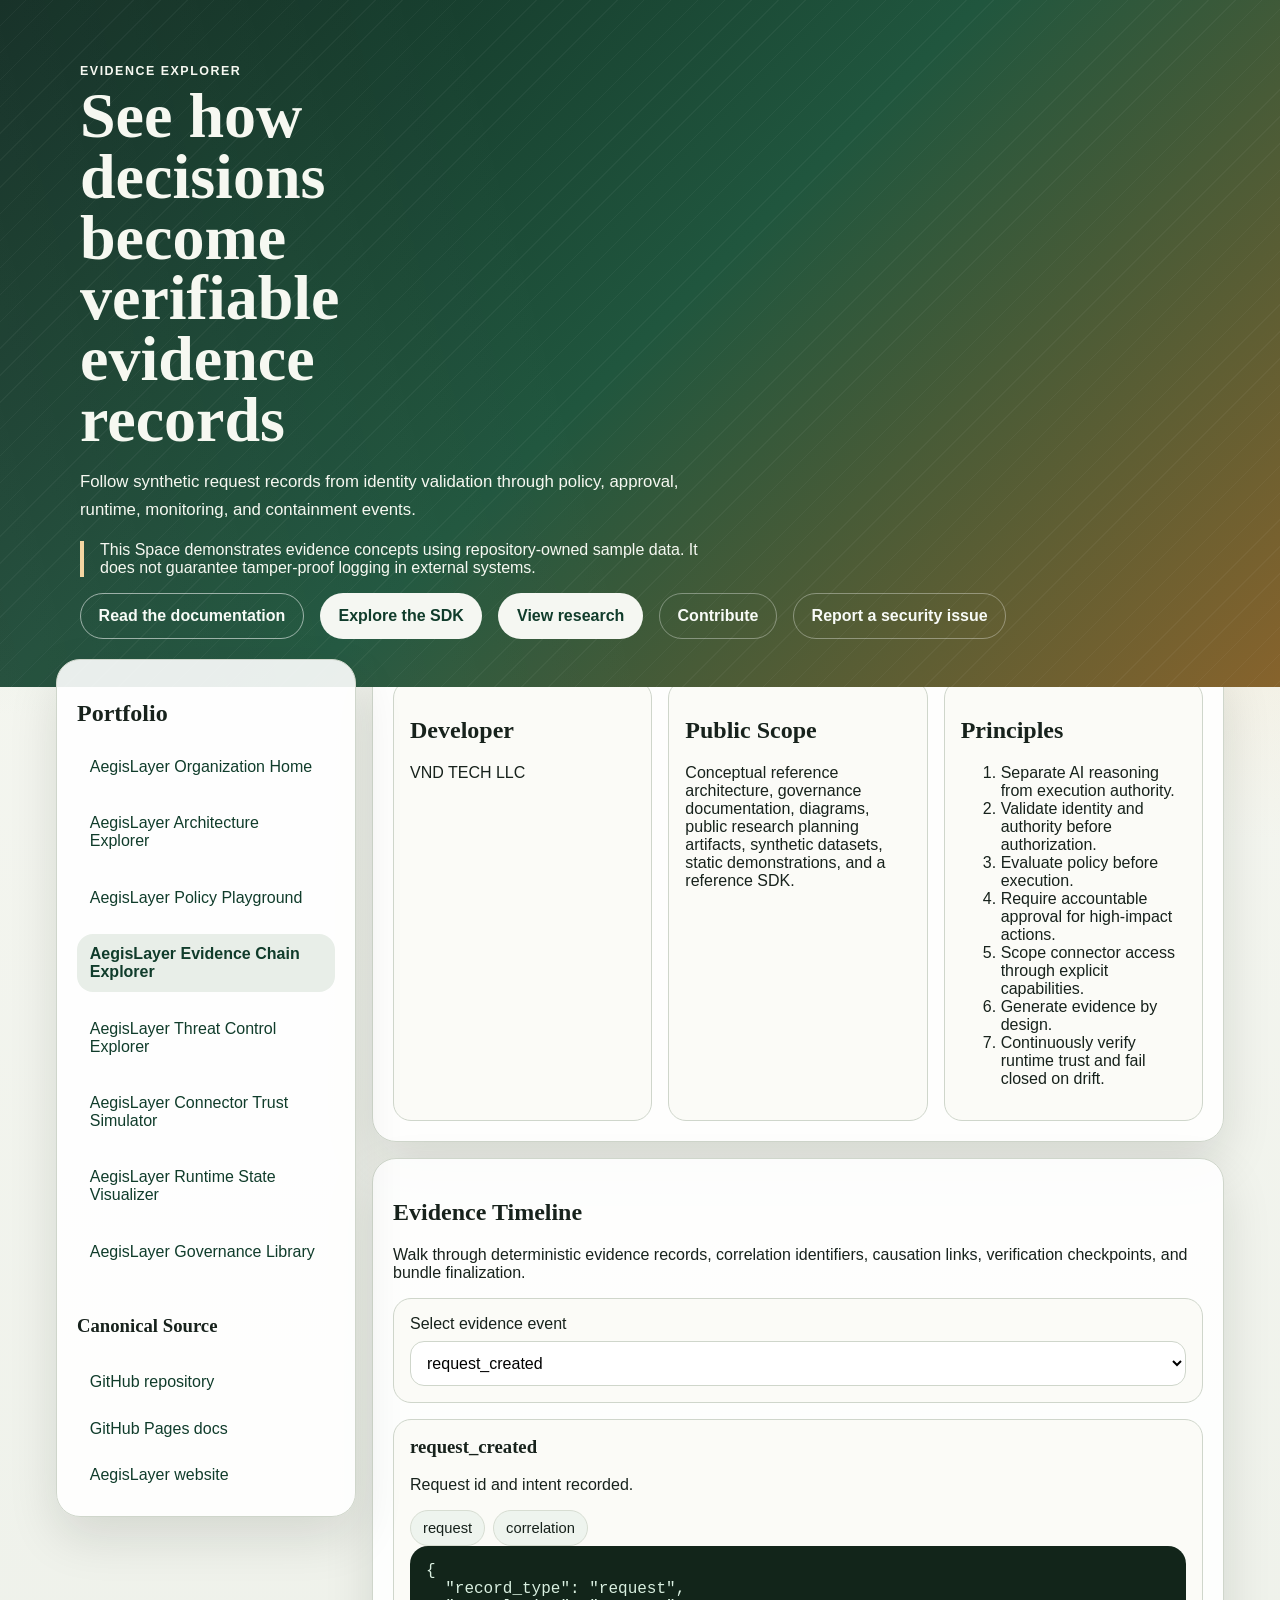
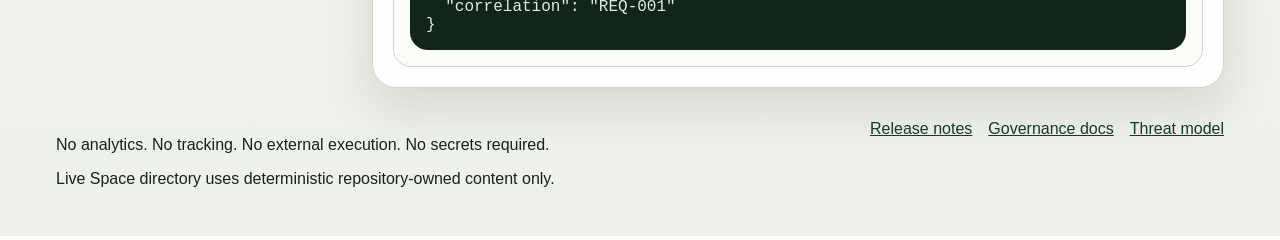
<file: huggingface/spaces/evidence-chain-explorer/index.html>
<!DOCTYPE html>
<html lang="en">
  <head>
    <meta charset="UTF-8">
    <meta name="viewport" content="width=device-width, initial-scale=1.0">
    <title>AegisLayer Evidence Chain Explorer</title>
    <meta name="description" content="Evidence-chain explorer for reviewable AI action records.">
    <link rel="stylesheet" href="assets/css/styles.css">
  </head>
  <body data-space="evidence-chain-explorer">
    <a class="skip-link" href="#content">Skip to content</a>
    <header class="hero">
      <div class="hero-backdrop"></div>
      <div class="hero-inner">
        <p class="eyebrow">Evidence Explorer</p>
        <h1>See how decisions become verifiable evidence records</h1>
        <p class="lede">Follow synthetic request records from identity validation through policy, approval, runtime, monitoring, and containment events.</p>
        <p class="disclaimer">This Space demonstrates evidence concepts using repository-owned sample data. It does not guarantee tamper-proof logging in external systems.</p>
        <div class="action-row"><a class="button primary" href="https://vsdatta.github.io/aegislayer-architecture/">Read the documentation</a>
<a class="button secondary" href="https://github.com/vsdatta/aegislayer-architecture/tree/main/reference-sdk">Explore the SDK</a>
<a class="button secondary" href="https://vsdatta.github.io/aegislayer-architecture/RESEARCH_PROGRAM/">View research</a>
<a class="button ghost" href="https://github.com/vsdatta/aegislayer-architecture/blob/main/CONTRIBUTING.md">Contribute</a>
<a class="button ghost" href="https://github.com/vsdatta/aegislayer-architecture/blob/main/SECURITY.md">Report a security issue</a></div>
      </div>
    </header>

    <div class="page-shell">
      <aside class="panel sidebar" aria-label="Portfolio navigation">
        <h2>Portfolio</h2>
        <nav>
          <ul class="space-nav"><li><a href="https://huggingface.co/spaces/AEGISLAYER/organization-home">AegisLayer Organization Home</a></li>
<li><a href="https://huggingface.co/spaces/AEGISLAYER/architecture-explorer">AegisLayer Architecture Explorer</a></li>
<li><a href="https://huggingface.co/spaces/AEGISLAYER/policy-playground">AegisLayer Policy Playground</a></li>
<li><a href="https://huggingface.co/spaces/AEGISLAYER/evidence-chain-explorer" aria-current="page">AegisLayer Evidence Chain Explorer</a></li>
<li><a href="https://huggingface.co/spaces/AEGISLAYER/threat-control-explorer">AegisLayer Threat Control Explorer</a></li>
<li><a href="https://huggingface.co/spaces/AEGISLAYER/connector-trust-simulator">AegisLayer Connector Trust Simulator</a></li>
<li><a href="https://huggingface.co/spaces/AEGISLAYER/runtime-state-visualizer">AegisLayer Runtime State Visualizer</a></li>
<li><a href="https://huggingface.co/spaces/AEGISLAYER/governance-library">AegisLayer Governance Library</a></li></ul>
        </nav>
        <div class="sidebar-block">
          <h3>Canonical Source</h3>
          <a href="https://github.com/vsdatta/aegislayer-architecture">GitHub repository</a>
          <a href="https://vsdatta.github.io/aegislayer-architecture/">GitHub Pages docs</a>
          <a href="https://aegislayer.ai">AegisLayer website</a>
        </div>
      </aside>

      <main id="content" class="content" tabindex="-1">
        <section class="panel summary-panel">
          <div class="summary-grid">
            <article>
              <h2>Developer</h2>
              <p>VND TECH LLC</p>
            </article>
            <article>
              <h2>Public Scope</h2>
              <p>Conceptual reference architecture, governance documentation, diagrams, public research planning artifacts, synthetic datasets, static demonstrations, and a reference SDK.</p>
            </article>
            <article>
              <h2>Principles</h2>
              <ol><li>Separate AI reasoning from execution authority.</li><li>Validate identity and authority before authorization.</li><li>Evaluate policy before execution.</li><li>Require accountable approval for high-impact actions.</li><li>Scope connector access through explicit capabilities.</li><li>Generate evidence by design.</li><li>Continuously verify runtime trust and fail closed on drift.</li></ol>
            </article>
          </div>
        </section>
        <section class="panel section-panel"><div class="section-header"><h2>Evidence Timeline</h2><p>Walk through deterministic evidence records, correlation identifiers, causation links, verification checkpoints, and bundle finalization.</p></div><div class="section-body"><div id="interactive-region" class="interactive-region" aria-live="polite"></div></div></section>
      </main>
    </div>

    <footer class="footer">
      <div>
        <p>No analytics. No tracking. No external execution. No secrets required.</p>
        <p>Live Space directory uses deterministic repository-owned content only.</p>
      </div>
      <div class="footer-links">
        <a href="https://github.com/vsdatta/aegislayer-architecture/blob/main/CHANGELOG.md">Release notes</a>
        <a href="https://vsdatta.github.io/aegislayer-architecture/GOVERNANCE/">Governance docs</a>
        <a href="https://vsdatta.github.io/aegislayer-architecture/THREAT_MODEL/">Threat model</a>
      </div>
    </footer>

    <script src="assets/js/app.js"></script>
  </body>
</html>
</file>
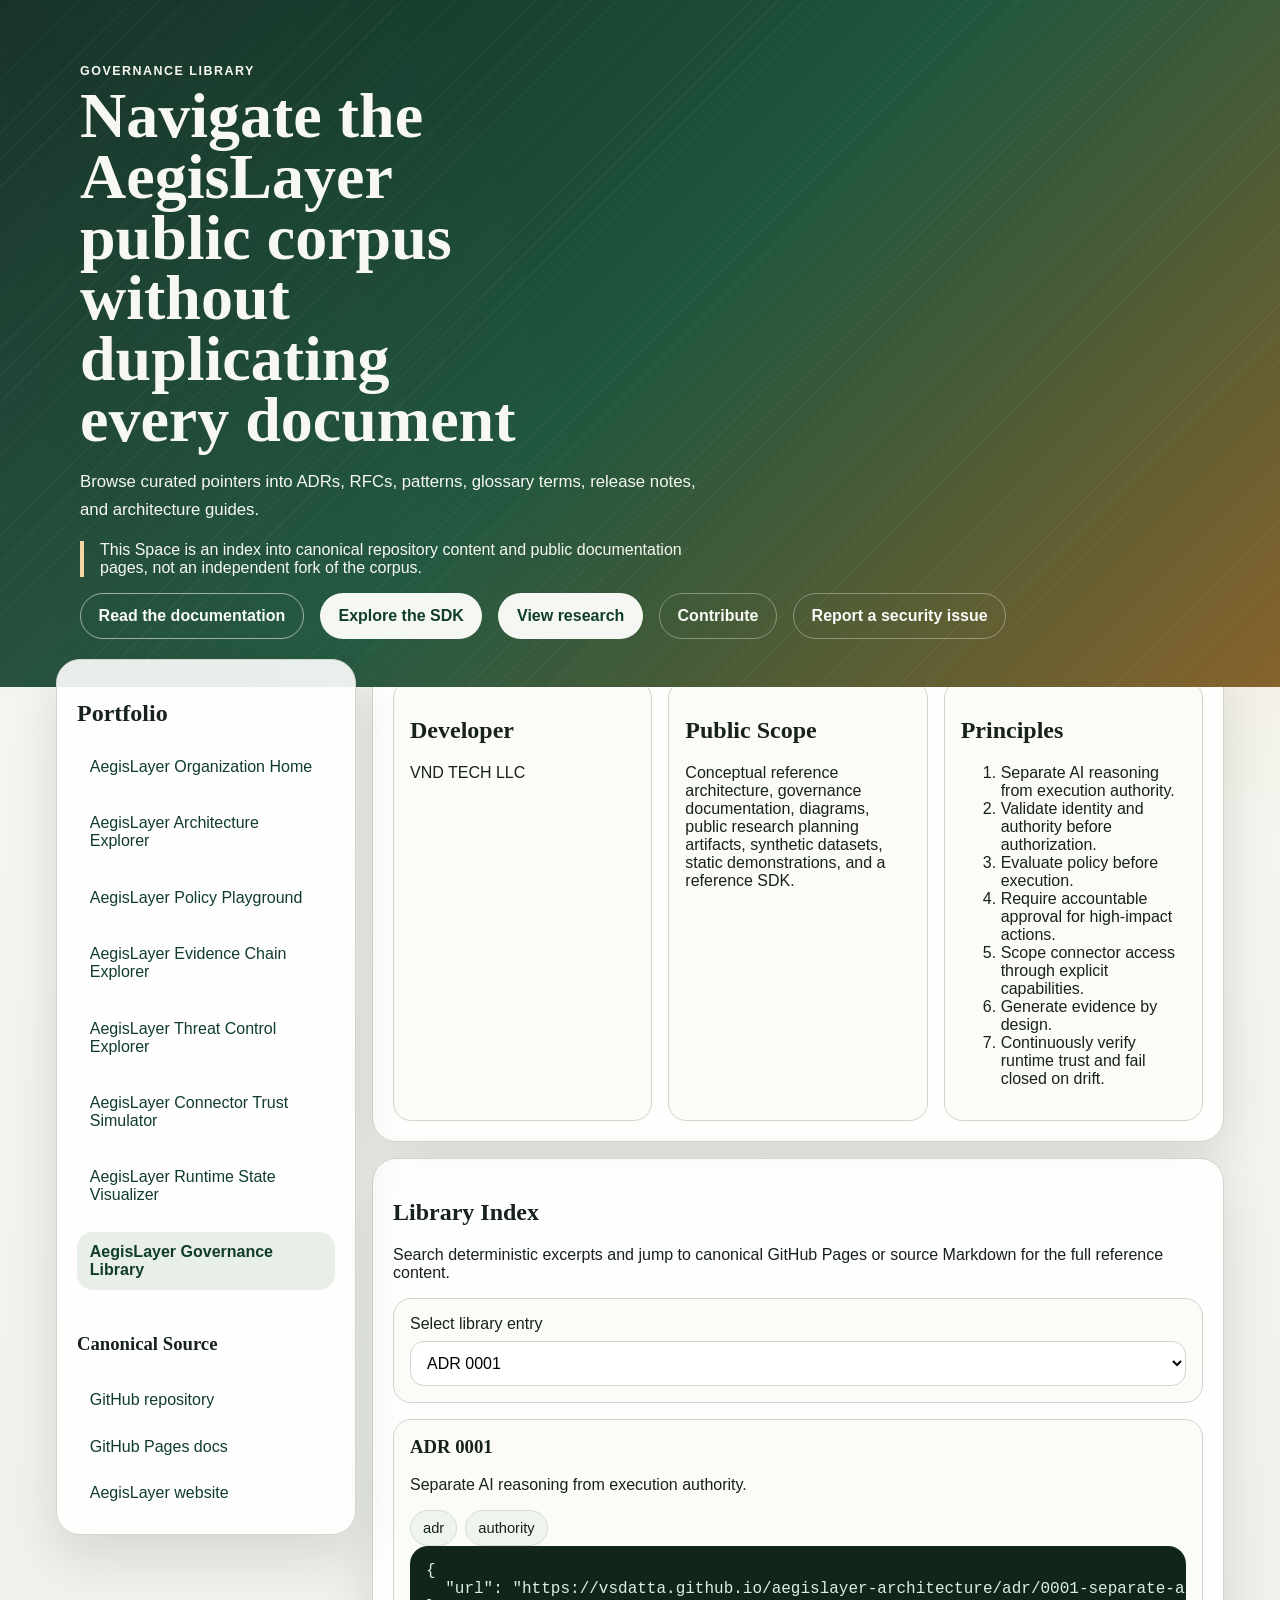
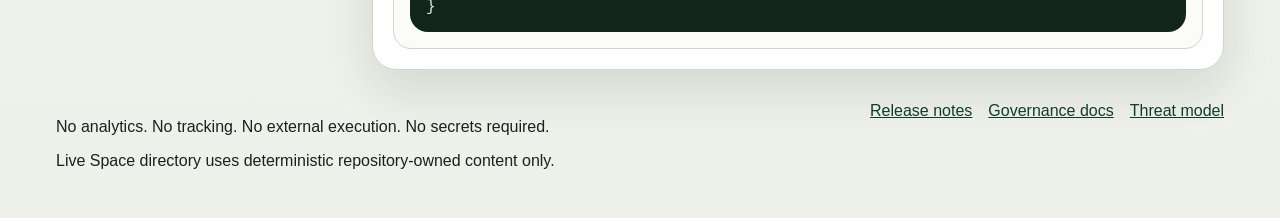
<file: huggingface/spaces/governance-library/index.html>
<!DOCTYPE html>
<html lang="en">
  <head>
    <meta charset="UTF-8">
    <meta name="viewport" content="width=device-width, initial-scale=1.0">
    <title>AegisLayer Governance Library</title>
    <meta name="description" content="Index of ADRs, RFCs, glossary, patterns, and governance.">
    <link rel="stylesheet" href="assets/css/styles.css">
  </head>
  <body data-space="governance-library">
    <a class="skip-link" href="#content">Skip to content</a>
    <header class="hero">
      <div class="hero-backdrop"></div>
      <div class="hero-inner">
        <p class="eyebrow">Governance Library</p>
        <h1>Navigate the AegisLayer public corpus without duplicating every document</h1>
        <p class="lede">Browse curated pointers into ADRs, RFCs, patterns, glossary terms, release notes, and architecture guides.</p>
        <p class="disclaimer">This Space is an index into canonical repository content and public documentation pages, not an independent fork of the corpus.</p>
        <div class="action-row"><a class="button primary" href="https://vsdatta.github.io/aegislayer-architecture/">Read the documentation</a>
<a class="button secondary" href="https://github.com/vsdatta/aegislayer-architecture/tree/main/reference-sdk">Explore the SDK</a>
<a class="button secondary" href="https://vsdatta.github.io/aegislayer-architecture/RESEARCH_PROGRAM/">View research</a>
<a class="button ghost" href="https://github.com/vsdatta/aegislayer-architecture/blob/main/CONTRIBUTING.md">Contribute</a>
<a class="button ghost" href="https://github.com/vsdatta/aegislayer-architecture/blob/main/SECURITY.md">Report a security issue</a></div>
      </div>
    </header>

    <div class="page-shell">
      <aside class="panel sidebar" aria-label="Portfolio navigation">
        <h2>Portfolio</h2>
        <nav>
          <ul class="space-nav"><li><a href="https://huggingface.co/spaces/AEGISLAYER/organization-home">AegisLayer Organization Home</a></li>
<li><a href="https://huggingface.co/spaces/AEGISLAYER/architecture-explorer">AegisLayer Architecture Explorer</a></li>
<li><a href="https://huggingface.co/spaces/AEGISLAYER/policy-playground">AegisLayer Policy Playground</a></li>
<li><a href="https://huggingface.co/spaces/AEGISLAYER/evidence-chain-explorer">AegisLayer Evidence Chain Explorer</a></li>
<li><a href="https://huggingface.co/spaces/AEGISLAYER/threat-control-explorer">AegisLayer Threat Control Explorer</a></li>
<li><a href="https://huggingface.co/spaces/AEGISLAYER/connector-trust-simulator">AegisLayer Connector Trust Simulator</a></li>
<li><a href="https://huggingface.co/spaces/AEGISLAYER/runtime-state-visualizer">AegisLayer Runtime State Visualizer</a></li>
<li><a href="https://huggingface.co/spaces/AEGISLAYER/governance-library" aria-current="page">AegisLayer Governance Library</a></li></ul>
        </nav>
        <div class="sidebar-block">
          <h3>Canonical Source</h3>
          <a href="https://github.com/vsdatta/aegislayer-architecture">GitHub repository</a>
          <a href="https://vsdatta.github.io/aegislayer-architecture/">GitHub Pages docs</a>
          <a href="https://aegislayer.ai">AegisLayer website</a>
        </div>
      </aside>

      <main id="content" class="content" tabindex="-1">
        <section class="panel summary-panel">
          <div class="summary-grid">
            <article>
              <h2>Developer</h2>
              <p>VND TECH LLC</p>
            </article>
            <article>
              <h2>Public Scope</h2>
              <p>Conceptual reference architecture, governance documentation, diagrams, public research planning artifacts, synthetic datasets, static demonstrations, and a reference SDK.</p>
            </article>
            <article>
              <h2>Principles</h2>
              <ol><li>Separate AI reasoning from execution authority.</li><li>Validate identity and authority before authorization.</li><li>Evaluate policy before execution.</li><li>Require accountable approval for high-impact actions.</li><li>Scope connector access through explicit capabilities.</li><li>Generate evidence by design.</li><li>Continuously verify runtime trust and fail closed on drift.</li></ol>
            </article>
          </div>
        </section>
        <section class="panel section-panel"><div class="section-header"><h2>Library Index</h2><p>Search deterministic excerpts and jump to canonical GitHub Pages or source Markdown for the full reference content.</p></div><div class="section-body"><div id="interactive-region" class="interactive-region" aria-live="polite"></div></div></section>
      </main>
    </div>

    <footer class="footer">
      <div>
        <p>No analytics. No tracking. No external execution. No secrets required.</p>
        <p>Live Space directory uses deterministic repository-owned content only.</p>
      </div>
      <div class="footer-links">
        <a href="https://github.com/vsdatta/aegislayer-architecture/blob/main/CHANGELOG.md">Release notes</a>
        <a href="https://vsdatta.github.io/aegislayer-architecture/GOVERNANCE/">Governance docs</a>
        <a href="https://vsdatta.github.io/aegislayer-architecture/THREAT_MODEL/">Threat model</a>
      </div>
    </footer>

    <script src="assets/js/app.js"></script>
  </body>
</html>
</file>
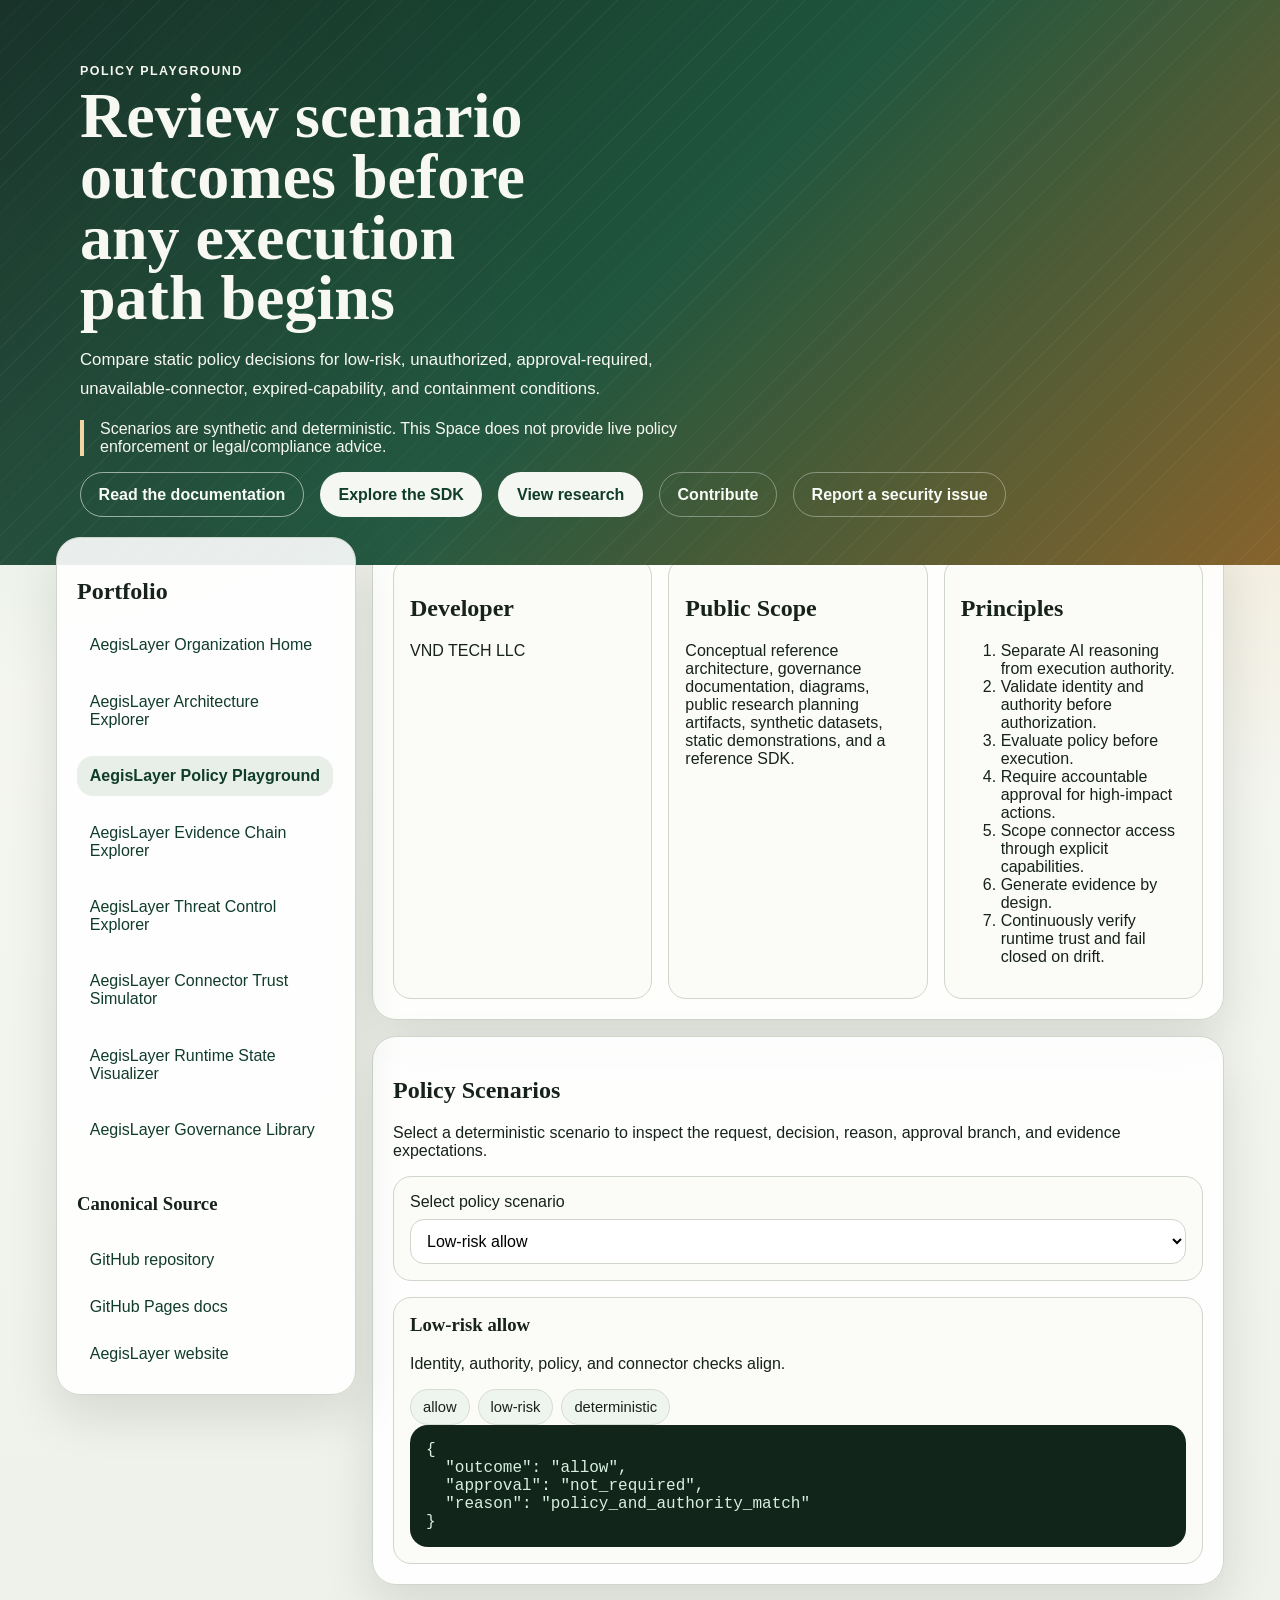
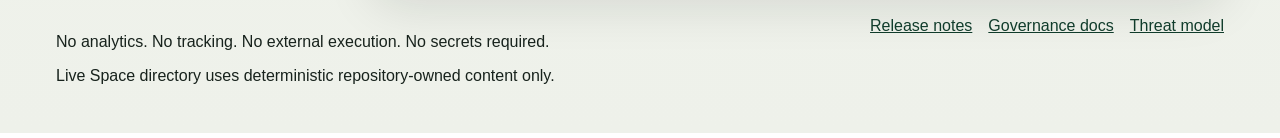
<file: huggingface/spaces/policy-playground/index.html>
<!DOCTYPE html>
<html lang="en">
  <head>
    <meta charset="UTF-8">
    <meta name="viewport" content="width=device-width, initial-scale=1.0">
    <title>AegisLayer Policy Playground</title>
    <meta name="description" content="Deterministic policy scenarios for governed AI actions.">
    <link rel="stylesheet" href="assets/css/styles.css">
  </head>
  <body data-space="policy-playground">
    <a class="skip-link" href="#content">Skip to content</a>
    <header class="hero">
      <div class="hero-backdrop"></div>
      <div class="hero-inner">
        <p class="eyebrow">Policy Playground</p>
        <h1>Review scenario outcomes before any execution path begins</h1>
        <p class="lede">Compare static policy decisions for low-risk, unauthorized, approval-required, unavailable-connector, expired-capability, and containment conditions.</p>
        <p class="disclaimer">Scenarios are synthetic and deterministic. This Space does not provide live policy enforcement or legal/compliance advice.</p>
        <div class="action-row"><a class="button primary" href="https://vsdatta.github.io/aegislayer-architecture/">Read the documentation</a>
<a class="button secondary" href="https://github.com/vsdatta/aegislayer-architecture/tree/main/reference-sdk">Explore the SDK</a>
<a class="button secondary" href="https://vsdatta.github.io/aegislayer-architecture/RESEARCH_PROGRAM/">View research</a>
<a class="button ghost" href="https://github.com/vsdatta/aegislayer-architecture/blob/main/CONTRIBUTING.md">Contribute</a>
<a class="button ghost" href="https://github.com/vsdatta/aegislayer-architecture/blob/main/SECURITY.md">Report a security issue</a></div>
      </div>
    </header>

    <div class="page-shell">
      <aside class="panel sidebar" aria-label="Portfolio navigation">
        <h2>Portfolio</h2>
        <nav>
          <ul class="space-nav"><li><a href="https://huggingface.co/spaces/AEGISLAYER/organization-home">AegisLayer Organization Home</a></li>
<li><a href="https://huggingface.co/spaces/AEGISLAYER/architecture-explorer">AegisLayer Architecture Explorer</a></li>
<li><a href="https://huggingface.co/spaces/AEGISLAYER/policy-playground" aria-current="page">AegisLayer Policy Playground</a></li>
<li><a href="https://huggingface.co/spaces/AEGISLAYER/evidence-chain-explorer">AegisLayer Evidence Chain Explorer</a></li>
<li><a href="https://huggingface.co/spaces/AEGISLAYER/threat-control-explorer">AegisLayer Threat Control Explorer</a></li>
<li><a href="https://huggingface.co/spaces/AEGISLAYER/connector-trust-simulator">AegisLayer Connector Trust Simulator</a></li>
<li><a href="https://huggingface.co/spaces/AEGISLAYER/runtime-state-visualizer">AegisLayer Runtime State Visualizer</a></li>
<li><a href="https://huggingface.co/spaces/AEGISLAYER/governance-library">AegisLayer Governance Library</a></li></ul>
        </nav>
        <div class="sidebar-block">
          <h3>Canonical Source</h3>
          <a href="https://github.com/vsdatta/aegislayer-architecture">GitHub repository</a>
          <a href="https://vsdatta.github.io/aegislayer-architecture/">GitHub Pages docs</a>
          <a href="https://aegislayer.ai">AegisLayer website</a>
        </div>
      </aside>

      <main id="content" class="content" tabindex="-1">
        <section class="panel summary-panel">
          <div class="summary-grid">
            <article>
              <h2>Developer</h2>
              <p>VND TECH LLC</p>
            </article>
            <article>
              <h2>Public Scope</h2>
              <p>Conceptual reference architecture, governance documentation, diagrams, public research planning artifacts, synthetic datasets, static demonstrations, and a reference SDK.</p>
            </article>
            <article>
              <h2>Principles</h2>
              <ol><li>Separate AI reasoning from execution authority.</li><li>Validate identity and authority before authorization.</li><li>Evaluate policy before execution.</li><li>Require accountable approval for high-impact actions.</li><li>Scope connector access through explicit capabilities.</li><li>Generate evidence by design.</li><li>Continuously verify runtime trust and fail closed on drift.</li></ol>
            </article>
          </div>
        </section>
        <section class="panel section-panel"><div class="section-header"><h2>Policy Scenarios</h2><p>Select a deterministic scenario to inspect the request, decision, reason, approval branch, and evidence expectations.</p></div><div class="section-body"><div id="interactive-region" class="interactive-region" aria-live="polite"></div></div></section>
      </main>
    </div>

    <footer class="footer">
      <div>
        <p>No analytics. No tracking. No external execution. No secrets required.</p>
        <p>Live Space directory uses deterministic repository-owned content only.</p>
      </div>
      <div class="footer-links">
        <a href="https://github.com/vsdatta/aegislayer-architecture/blob/main/CHANGELOG.md">Release notes</a>
        <a href="https://vsdatta.github.io/aegislayer-architecture/GOVERNANCE/">Governance docs</a>
        <a href="https://vsdatta.github.io/aegislayer-architecture/THREAT_MODEL/">Threat model</a>
      </div>
    </footer>

    <script src="assets/js/app.js"></script>
  </body>
</html>
</file>
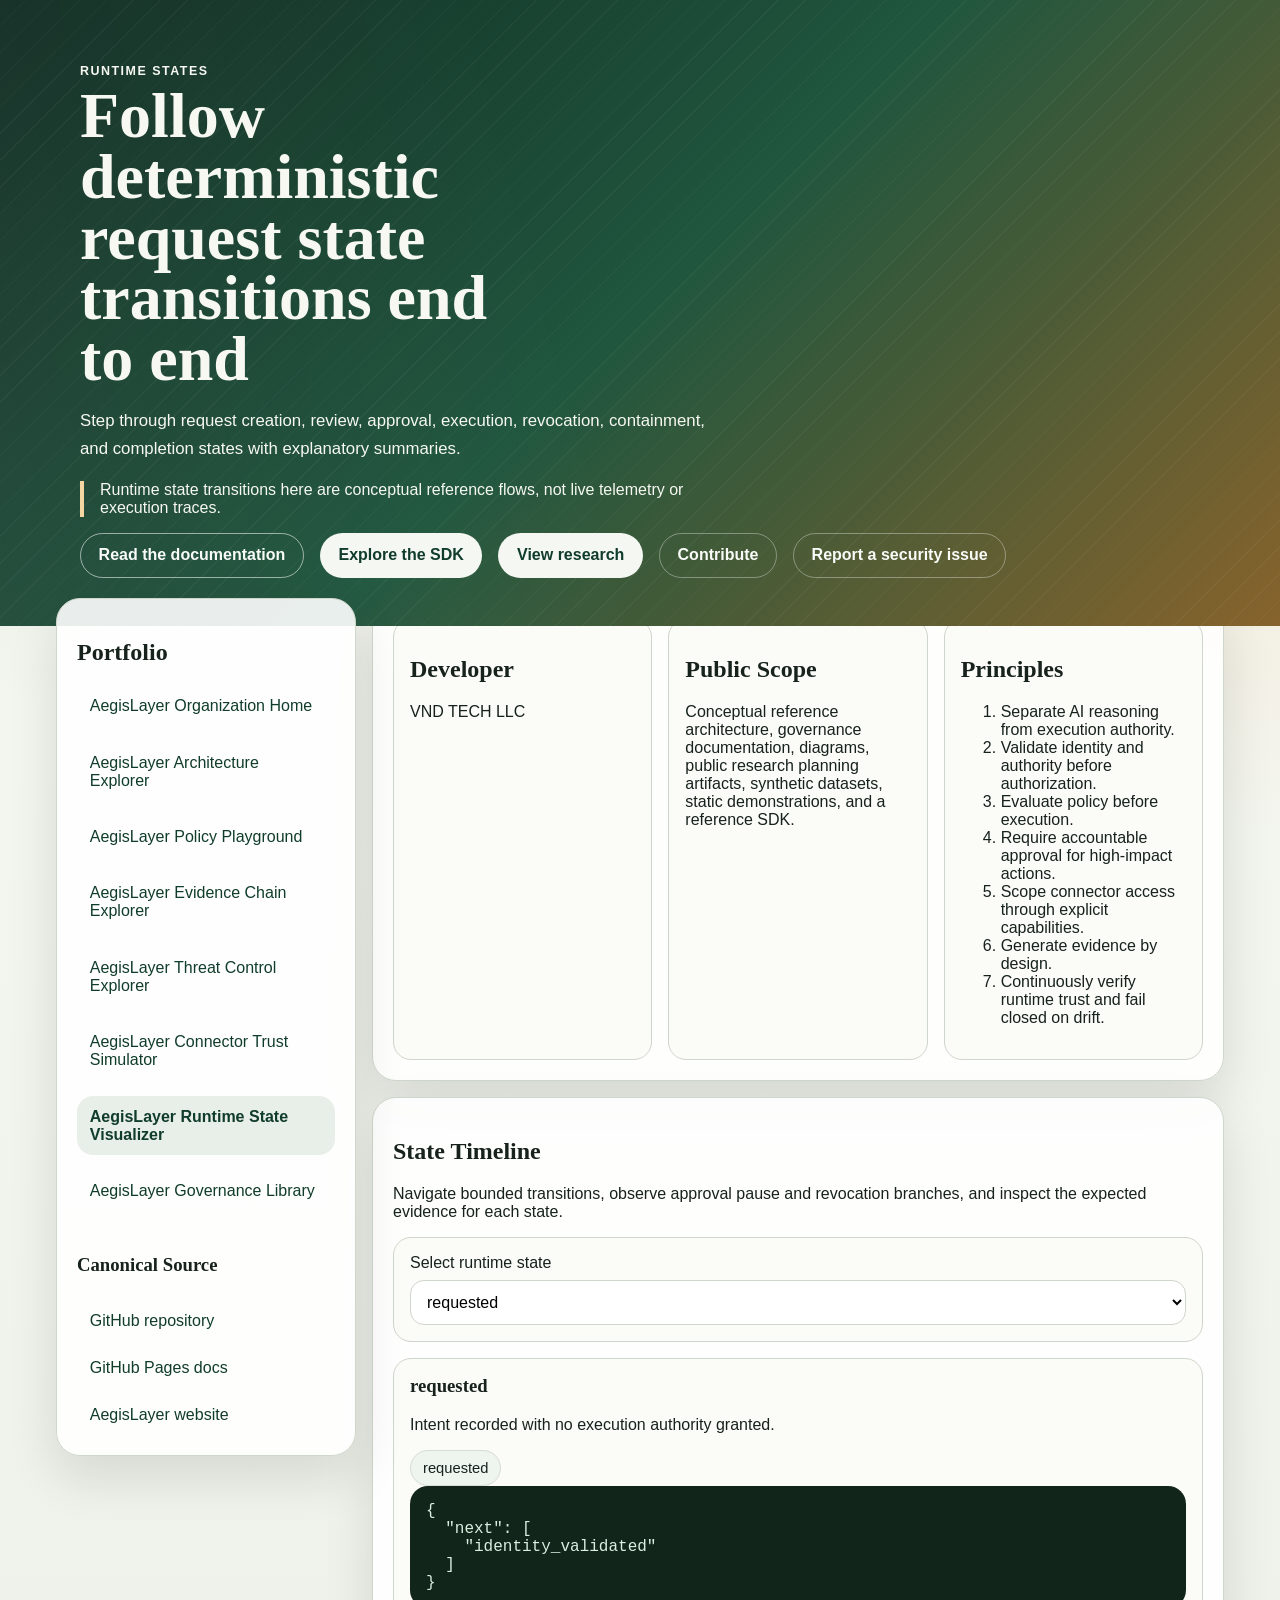
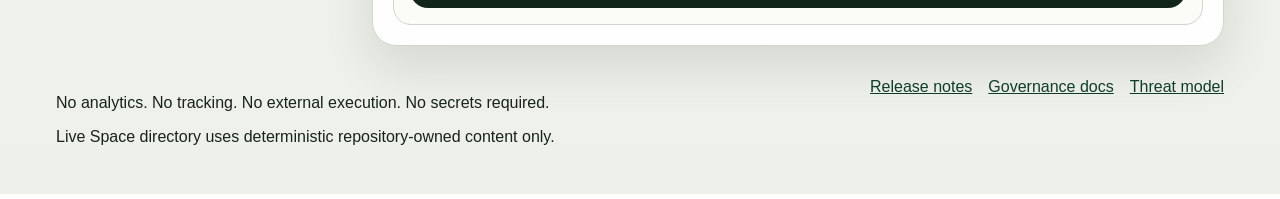
<file: huggingface/spaces/runtime-state-visualizer/index.html>
<!DOCTYPE html>
<html lang="en">
  <head>
    <meta charset="UTF-8">
    <meta name="viewport" content="width=device-width, initial-scale=1.0">
    <title>AegisLayer Runtime State Visualizer</title>
    <meta name="description" content="Runtime states for approval, execution, and containment.">
    <link rel="stylesheet" href="assets/css/styles.css">
  </head>
  <body data-space="runtime-state-visualizer">
    <a class="skip-link" href="#content">Skip to content</a>
    <header class="hero">
      <div class="hero-backdrop"></div>
      <div class="hero-inner">
        <p class="eyebrow">Runtime States</p>
        <h1>Follow deterministic request state transitions end to end</h1>
        <p class="lede">Step through request creation, review, approval, execution, revocation, containment, and completion states with explanatory summaries.</p>
        <p class="disclaimer">Runtime state transitions here are conceptual reference flows, not live telemetry or execution traces.</p>
        <div class="action-row"><a class="button primary" href="https://vsdatta.github.io/aegislayer-architecture/">Read the documentation</a>
<a class="button secondary" href="https://github.com/vsdatta/aegislayer-architecture/tree/main/reference-sdk">Explore the SDK</a>
<a class="button secondary" href="https://vsdatta.github.io/aegislayer-architecture/RESEARCH_PROGRAM/">View research</a>
<a class="button ghost" href="https://github.com/vsdatta/aegislayer-architecture/blob/main/CONTRIBUTING.md">Contribute</a>
<a class="button ghost" href="https://github.com/vsdatta/aegislayer-architecture/blob/main/SECURITY.md">Report a security issue</a></div>
      </div>
    </header>

    <div class="page-shell">
      <aside class="panel sidebar" aria-label="Portfolio navigation">
        <h2>Portfolio</h2>
        <nav>
          <ul class="space-nav"><li><a href="https://huggingface.co/spaces/AEGISLAYER/organization-home">AegisLayer Organization Home</a></li>
<li><a href="https://huggingface.co/spaces/AEGISLAYER/architecture-explorer">AegisLayer Architecture Explorer</a></li>
<li><a href="https://huggingface.co/spaces/AEGISLAYER/policy-playground">AegisLayer Policy Playground</a></li>
<li><a href="https://huggingface.co/spaces/AEGISLAYER/evidence-chain-explorer">AegisLayer Evidence Chain Explorer</a></li>
<li><a href="https://huggingface.co/spaces/AEGISLAYER/threat-control-explorer">AegisLayer Threat Control Explorer</a></li>
<li><a href="https://huggingface.co/spaces/AEGISLAYER/connector-trust-simulator">AegisLayer Connector Trust Simulator</a></li>
<li><a href="https://huggingface.co/spaces/AEGISLAYER/runtime-state-visualizer" aria-current="page">AegisLayer Runtime State Visualizer</a></li>
<li><a href="https://huggingface.co/spaces/AEGISLAYER/governance-library">AegisLayer Governance Library</a></li></ul>
        </nav>
        <div class="sidebar-block">
          <h3>Canonical Source</h3>
          <a href="https://github.com/vsdatta/aegislayer-architecture">GitHub repository</a>
          <a href="https://vsdatta.github.io/aegislayer-architecture/">GitHub Pages docs</a>
          <a href="https://aegislayer.ai">AegisLayer website</a>
        </div>
      </aside>

      <main id="content" class="content" tabindex="-1">
        <section class="panel summary-panel">
          <div class="summary-grid">
            <article>
              <h2>Developer</h2>
              <p>VND TECH LLC</p>
            </article>
            <article>
              <h2>Public Scope</h2>
              <p>Conceptual reference architecture, governance documentation, diagrams, public research planning artifacts, synthetic datasets, static demonstrations, and a reference SDK.</p>
            </article>
            <article>
              <h2>Principles</h2>
              <ol><li>Separate AI reasoning from execution authority.</li><li>Validate identity and authority before authorization.</li><li>Evaluate policy before execution.</li><li>Require accountable approval for high-impact actions.</li><li>Scope connector access through explicit capabilities.</li><li>Generate evidence by design.</li><li>Continuously verify runtime trust and fail closed on drift.</li></ol>
            </article>
          </div>
        </section>
        <section class="panel section-panel"><div class="section-header"><h2>State Timeline</h2><p>Navigate bounded transitions, observe approval pause and revocation branches, and inspect the expected evidence for each state.</p></div><div class="section-body"><div id="interactive-region" class="interactive-region" aria-live="polite"></div></div></section>
      </main>
    </div>

    <footer class="footer">
      <div>
        <p>No analytics. No tracking. No external execution. No secrets required.</p>
        <p>Live Space directory uses deterministic repository-owned content only.</p>
      </div>
      <div class="footer-links">
        <a href="https://github.com/vsdatta/aegislayer-architecture/blob/main/CHANGELOG.md">Release notes</a>
        <a href="https://vsdatta.github.io/aegislayer-architecture/GOVERNANCE/">Governance docs</a>
        <a href="https://vsdatta.github.io/aegislayer-architecture/THREAT_MODEL/">Threat model</a>
      </div>
    </footer>

    <script src="assets/js/app.js"></script>
  </body>
</html>
</file>
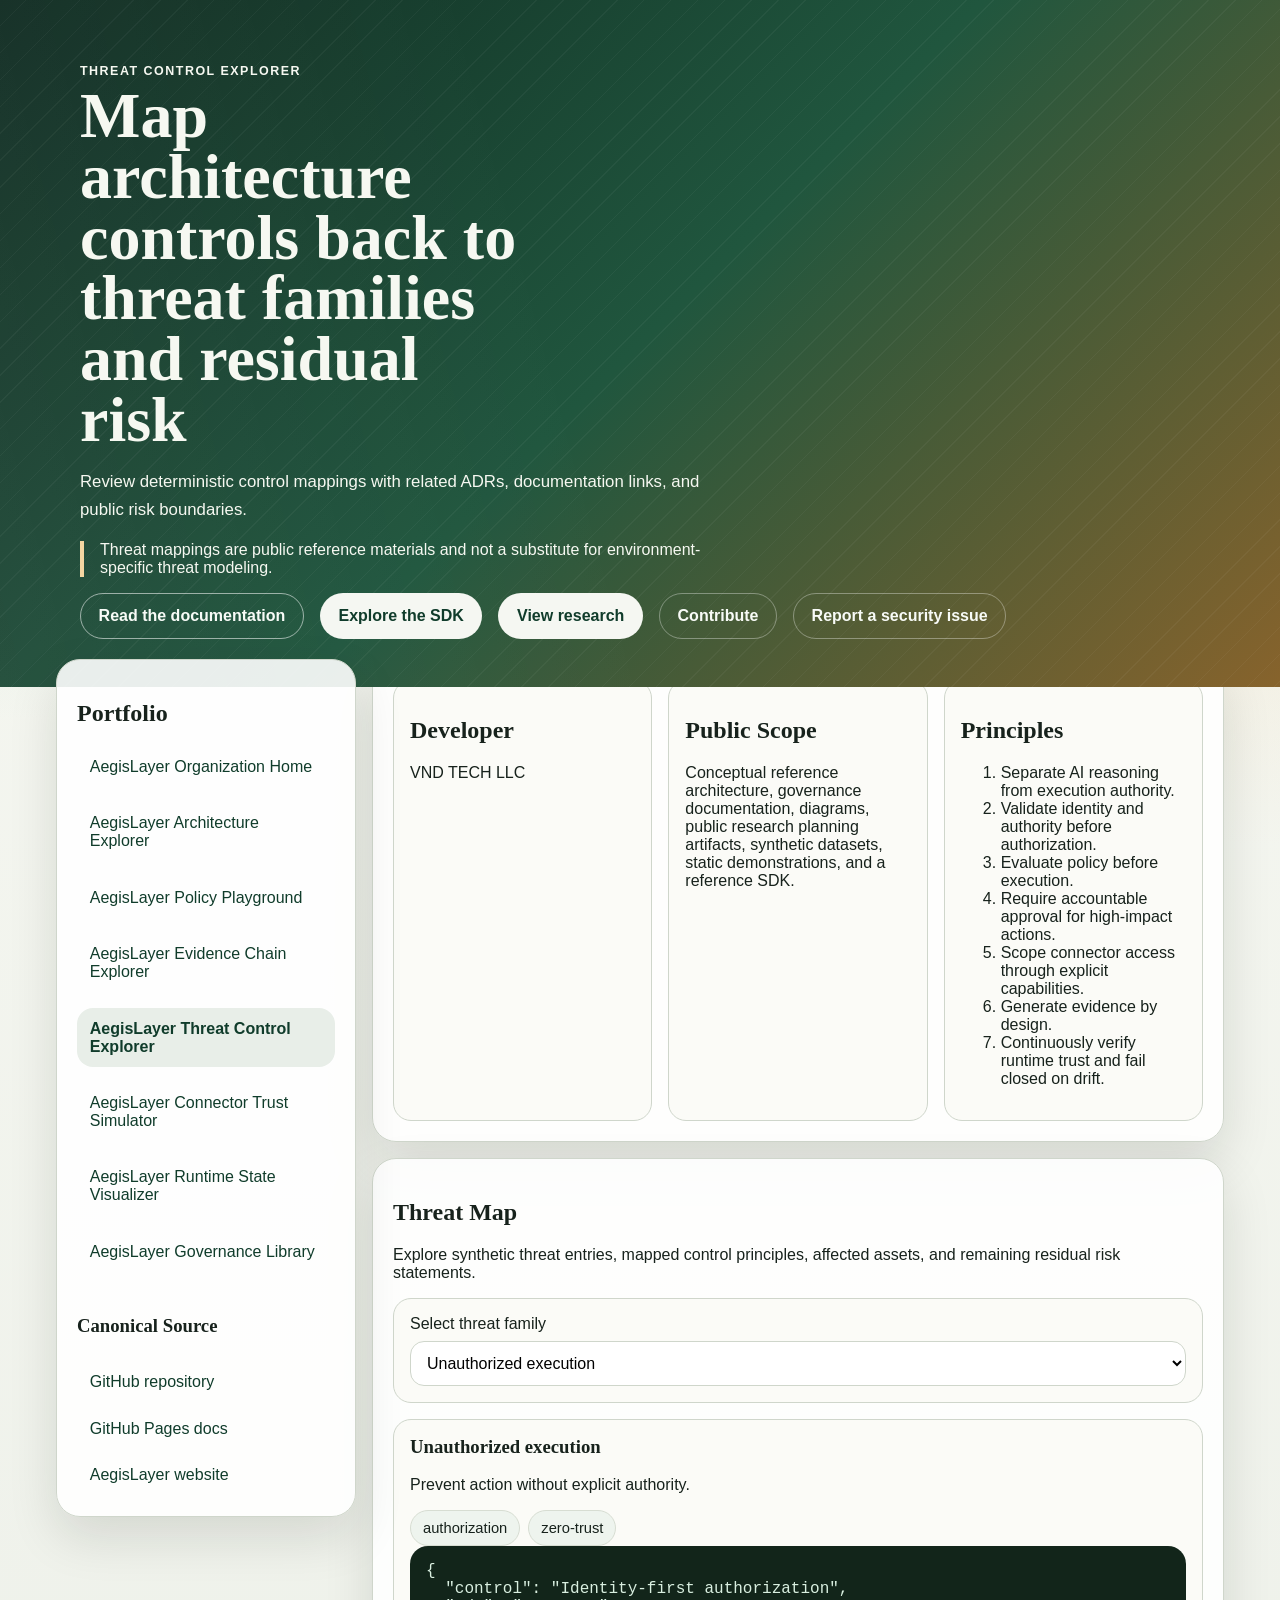
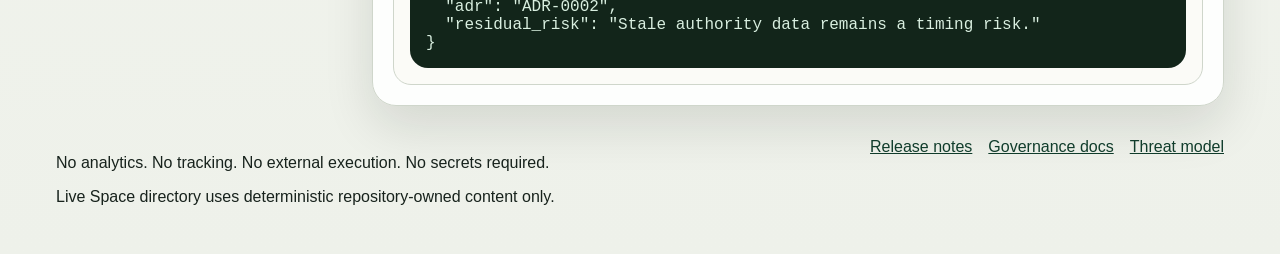
<file: huggingface/spaces/threat-control-explorer/index.html>
<!DOCTYPE html>
<html lang="en">
  <head>
    <meta charset="UTF-8">
    <meta name="viewport" content="width=device-width, initial-scale=1.0">
    <title>AegisLayer Threat Control Explorer</title>
    <meta name="description" content="Threat families, control mappings, and residual risk.">
    <link rel="stylesheet" href="assets/css/styles.css">
  </head>
  <body data-space="threat-control-explorer">
    <a class="skip-link" href="#content">Skip to content</a>
    <header class="hero">
      <div class="hero-backdrop"></div>
      <div class="hero-inner">
        <p class="eyebrow">Threat Control Explorer</p>
        <h1>Map architecture controls back to threat families and residual risk</h1>
        <p class="lede">Review deterministic control mappings with related ADRs, documentation links, and public risk boundaries.</p>
        <p class="disclaimer">Threat mappings are public reference materials and not a substitute for environment-specific threat modeling.</p>
        <div class="action-row"><a class="button primary" href="https://vsdatta.github.io/aegislayer-architecture/">Read the documentation</a>
<a class="button secondary" href="https://github.com/vsdatta/aegislayer-architecture/tree/main/reference-sdk">Explore the SDK</a>
<a class="button secondary" href="https://vsdatta.github.io/aegislayer-architecture/RESEARCH_PROGRAM/">View research</a>
<a class="button ghost" href="https://github.com/vsdatta/aegislayer-architecture/blob/main/CONTRIBUTING.md">Contribute</a>
<a class="button ghost" href="https://github.com/vsdatta/aegislayer-architecture/blob/main/SECURITY.md">Report a security issue</a></div>
      </div>
    </header>

    <div class="page-shell">
      <aside class="panel sidebar" aria-label="Portfolio navigation">
        <h2>Portfolio</h2>
        <nav>
          <ul class="space-nav"><li><a href="https://huggingface.co/spaces/AEGISLAYER/organization-home">AegisLayer Organization Home</a></li>
<li><a href="https://huggingface.co/spaces/AEGISLAYER/architecture-explorer">AegisLayer Architecture Explorer</a></li>
<li><a href="https://huggingface.co/spaces/AEGISLAYER/policy-playground">AegisLayer Policy Playground</a></li>
<li><a href="https://huggingface.co/spaces/AEGISLAYER/evidence-chain-explorer">AegisLayer Evidence Chain Explorer</a></li>
<li><a href="https://huggingface.co/spaces/AEGISLAYER/threat-control-explorer" aria-current="page">AegisLayer Threat Control Explorer</a></li>
<li><a href="https://huggingface.co/spaces/AEGISLAYER/connector-trust-simulator">AegisLayer Connector Trust Simulator</a></li>
<li><a href="https://huggingface.co/spaces/AEGISLAYER/runtime-state-visualizer">AegisLayer Runtime State Visualizer</a></li>
<li><a href="https://huggingface.co/spaces/AEGISLAYER/governance-library">AegisLayer Governance Library</a></li></ul>
        </nav>
        <div class="sidebar-block">
          <h3>Canonical Source</h3>
          <a href="https://github.com/vsdatta/aegislayer-architecture">GitHub repository</a>
          <a href="https://vsdatta.github.io/aegislayer-architecture/">GitHub Pages docs</a>
          <a href="https://aegislayer.ai">AegisLayer website</a>
        </div>
      </aside>

      <main id="content" class="content" tabindex="-1">
        <section class="panel summary-panel">
          <div class="summary-grid">
            <article>
              <h2>Developer</h2>
              <p>VND TECH LLC</p>
            </article>
            <article>
              <h2>Public Scope</h2>
              <p>Conceptual reference architecture, governance documentation, diagrams, public research planning artifacts, synthetic datasets, static demonstrations, and a reference SDK.</p>
            </article>
            <article>
              <h2>Principles</h2>
              <ol><li>Separate AI reasoning from execution authority.</li><li>Validate identity and authority before authorization.</li><li>Evaluate policy before execution.</li><li>Require accountable approval for high-impact actions.</li><li>Scope connector access through explicit capabilities.</li><li>Generate evidence by design.</li><li>Continuously verify runtime trust and fail closed on drift.</li></ol>
            </article>
          </div>
        </section>
        <section class="panel section-panel"><div class="section-header"><h2>Threat Map</h2><p>Explore synthetic threat entries, mapped control principles, affected assets, and remaining residual risk statements.</p></div><div class="section-body"><div id="interactive-region" class="interactive-region" aria-live="polite"></div></div></section>
      </main>
    </div>

    <footer class="footer">
      <div>
        <p>No analytics. No tracking. No external execution. No secrets required.</p>
        <p>Live Space directory uses deterministic repository-owned content only.</p>
      </div>
      <div class="footer-links">
        <a href="https://github.com/vsdatta/aegislayer-architecture/blob/main/CHANGELOG.md">Release notes</a>
        <a href="https://vsdatta.github.io/aegislayer-architecture/GOVERNANCE/">Governance docs</a>
        <a href="https://vsdatta.github.io/aegislayer-architecture/THREAT_MODEL/">Threat model</a>
      </div>
    </footer>

    <script src="assets/js/app.js"></script>
  </body>
</html>
</file>
<file: interactive-demo/assets/css/styles.css>
:root {
  --bg: #f5f7f2;
  --ink: #112015;
  --brand: #1f6f4a;
  --brand-strong: #145236;
  --accent: #b66f24;
  --panel: #ffffffdd;
  --edge: #d0dacd;
  --mono: "JetBrains Mono", "SFMono-Regular", Consolas, monospace;
  --sans: "Avenir Next", "Segoe UI", "Helvetica Neue", Arial, sans-serif;
}

* {
  box-sizing: border-box;
}

body {
  margin: 0;
  font-family: var(--sans);
  color: var(--ink);
  background:
    radial-gradient(circle at 10% 10%, #d7ead8 0%, transparent 40%),
    radial-gradient(circle at 90% 30%, #f5dec4 0%, transparent 35%),
    linear-gradient(180deg, #f7faf6, #eef4ea);
}

.skip-link {
  position: absolute;
  left: -9999px;
}

.skip-link:focus {
  left: 1rem;
  top: 1rem;
  z-index: 10;
  background: #fff;
  padding: 0.5rem;
}

.hero {
  position: relative;
  padding: 3rem 1.5rem;
  background: linear-gradient(130deg, #163a2a, #2f6a4b, #7d6a2f);
  color: #f2f8f3;
  overflow: hidden;
}

.hero-overlay {
  position: absolute;
  inset: 0;
  background:
    linear-gradient(70deg, #00000020, transparent),
    repeating-linear-gradient(45deg, transparent, transparent 8px, #ffffff10 8px, #ffffff10 9px);
}

.hero-content {
  position: relative;
  max-width: 960px;
  margin: 0 auto;
  animation: reveal 700ms ease-out;
}

.eyebrow {
  letter-spacing: 0.08em;
  text-transform: uppercase;
  font-weight: 700;
}

.disclaimer {
  border-left: 4px solid #ffdf9f;
  padding-left: 0.75rem;
}

.layout {
  display: grid;
  grid-template-columns: 1fr;
  gap: 1rem;
  padding: 1rem;
  max-width: 1200px;
  margin: -2rem auto 0 auto;
}

.panel {
  background: var(--panel);
  border: 1px solid var(--edge);
  border-radius: 16px;
  padding: 1rem;
  box-shadow: 0 12px 30px #14320f1a;
}

.nav-panel ul {
  list-style: none;
  padding: 0;
  margin: 0;
}

.nav-panel li + li {
  margin-top: 0.5rem;
}

.scenario-btn {
  width: 100%;
  text-align: left;
  border: 1px solid var(--edge);
  border-radius: 10px;
  background: #fff;
  padding: 0.6rem;
  cursor: pointer;
}

.scenario-btn:focus,
.scenario-btn:hover {
  outline: none;
  border-color: var(--brand);
  box-shadow: 0 0 0 3px #1f6f4a22;
}

.badge-row {
  display: flex;
  flex-wrap: wrap;
  gap: 0.4rem;
}

.badge {
  font-size: 0.82rem;
  padding: 0.2rem 0.5rem;
  border-radius: 999px;
  background: #e8f3eb;
  color: var(--brand-strong);
  border: 1px solid #cfe2d4;
}

.code-block {
  font-family: var(--mono);
  background: #13281bcc;
  color: #d9f0de;
  border-radius: 10px;
  padding: 0.8rem;
  overflow-x: auto;
}

.callout {
  border: 1px solid #e2d7c7;
  background: #faf5ee;
  border-radius: 10px;
  padding: 0.8rem;
}

.footer {
  max-width: 1200px;
  margin: 1rem auto 2rem auto;
  padding: 0 1rem;
}

@media (min-width: 980px) {
  .layout {
    grid-template-columns: 0.9fr 1.3fr 1fr;
    padding: 1.4rem;
  }
}

@keyframes reveal {
  from {
    transform: translateY(12px);
    opacity: 0;
  }
  to {
    transform: translateY(0);
    opacity: 1;
  }
}
</file>
<file: huggingface/hf_space/assets/css/styles.css>
:root {
  --bg: #f5f7f2;
  --ink: #112015;
  --brand: #1f6f4a;
  --brand-strong: #145236;
  --accent: #b66f24;
  --panel: #ffffffdd;
  --edge: #d0dacd;
  --mono: "JetBrains Mono", "SFMono-Regular", Consolas, monospace;
  --sans: "Avenir Next", "Segoe UI", "Helvetica Neue", Arial, sans-serif;
}

* {
  box-sizing: border-box;
}

body {
  margin: 0;
  font-family: var(--sans);
  color: var(--ink);
  background:
    radial-gradient(circle at 10% 10%, #d7ead8 0%, transparent 40%),
    radial-gradient(circle at 90% 30%, #f5dec4 0%, transparent 35%),
    linear-gradient(180deg, #f7faf6, #eef4ea);
}

.skip-link {
  position: absolute;
  left: -9999px;
}

.skip-link:focus {
  left: 1rem;
  top: 1rem;
  z-index: 10;
  background: #fff;
  padding: 0.5rem;
}

.hero {
  position: relative;
  padding: 3rem 1.5rem;
  background: linear-gradient(130deg, #163a2a, #2f6a4b, #7d6a2f);
  color: #f2f8f3;
  overflow: hidden;
}

.hero-overlay {
  position: absolute;
  inset: 0;
  background:
    linear-gradient(70deg, #00000020, transparent),
    repeating-linear-gradient(45deg, transparent, transparent 8px, #ffffff10 8px, #ffffff10 9px);
}

.hero-content {
  position: relative;
  max-width: 960px;
  margin: 0 auto;
  animation: reveal 700ms ease-out;
}

.eyebrow {
  letter-spacing: 0.08em;
  text-transform: uppercase;
  font-weight: 700;
}

.disclaimer {
  border-left: 4px solid #ffdf9f;
  padding-left: 0.75rem;
}

.layout {
  display: grid;
  grid-template-columns: 1fr;
  gap: 1rem;
  padding: 1rem;
  max-width: 1200px;
  margin: -2rem auto 0 auto;
}

.panel {
  background: var(--panel);
  border: 1px solid var(--edge);
  border-radius: 16px;
  padding: 1rem;
  box-shadow: 0 12px 30px #14320f1a;
}

.nav-panel ul {
  list-style: none;
  padding: 0;
  margin: 0;
}

.nav-panel li + li {
  margin-top: 0.5rem;
}

.scenario-btn {
  width: 100%;
  text-align: left;
  border: 1px solid var(--edge);
  border-radius: 10px;
  background: #fff;
  padding: 0.6rem;
  cursor: pointer;
}

.scenario-btn:focus,
.scenario-btn:hover {
  outline: none;
  border-color: var(--brand);
  box-shadow: 0 0 0 3px #1f6f4a22;
}

.badge-row {
  display: flex;
  flex-wrap: wrap;
  gap: 0.4rem;
}

.badge {
  font-size: 0.82rem;
  padding: 0.2rem 0.5rem;
  border-radius: 999px;
  background: #e8f3eb;
  color: var(--brand-strong);
  border: 1px solid #cfe2d4;
}

.code-block {
  font-family: var(--mono);
  background: #13281bcc;
  color: #d9f0de;
  border-radius: 10px;
  padding: 0.8rem;
  overflow-x: auto;
}

.callout {
  border: 1px solid #e2d7c7;
  background: #faf5ee;
  border-radius: 10px;
  padding: 0.8rem;
}

.footer {
  max-width: 1200px;
  margin: 1rem auto 2rem auto;
  padding: 0 1rem;
}

@media (min-width: 980px) {
  .layout {
    grid-template-columns: 0.9fr 1.3fr 1fr;
    padding: 1.4rem;
  }
}

@keyframes reveal {
  from {
    transform: translateY(12px);
    opacity: 0;
  }
  to {
    transform: translateY(0);
    opacity: 1;
  }
}
</file>
<file: huggingface/spaces/architecture-explorer/assets/css/styles.css>
:root {
  --bg: #f4f5ef;
  --surface: rgba(255, 255, 255, 0.9);
  --surface-strong: #fbfbf7;
  --ink: #17221c;
  --muted: #445149;
  --line: #cfd6cb;
  --brand: #18543d;
  --brand-strong: #103c2b;
  --signal: #bd7b22;
  --signal-strong: #865410;
  --focus: #0f6fd6;
  --shadow: 0 20px 50px rgba(17, 26, 19, 0.12);
  --sans: "Avenir Next", "Segoe UI", "Helvetica Neue", Arial, sans-serif;
  --serif: "Iowan Old Style", "Palatino Linotype", Georgia, serif;
  --mono: "JetBrains Mono", "SFMono-Regular", Consolas, monospace;
}

* {
  box-sizing: border-box;
}

html {
  scroll-behavior: smooth;
}

body {
  margin: 0;
  color: var(--ink);
  background:
    radial-gradient(circle at top left, rgba(188, 222, 199, 0.65), transparent 32%),
    radial-gradient(circle at right 15%, rgba(241, 213, 172, 0.45), transparent 28%),
    linear-gradient(180deg, #f7f8f2 0%, #eef1ea 100%);
  font-family: var(--sans);
}

a {
  color: var(--brand-strong);
}

a:focus,
button:focus,
select:focus,
input:focus {
  outline: 3px solid var(--focus);
  outline-offset: 3px;
}

.skip-link {
  position: absolute;
  left: -9999px;
  top: 0;
}

.skip-link:focus {
  left: 1rem;
  top: 1rem;
  z-index: 100;
  padding: 0.75rem 1rem;
  border-radius: 999px;
  background: #ffffff;
}

.hero {
  position: relative;
  overflow: hidden;
  padding: 4rem 1.25rem 3rem;
  background: linear-gradient(135deg, #102b21, #20563e 50%, #87632c 100%);
  color: #f6f8f1;
}

.hero-backdrop {
  position: absolute;
  inset: 0;
  background:
    linear-gradient(75deg, rgba(255, 255, 255, 0.05), transparent 45%),
    repeating-linear-gradient(135deg, transparent, transparent 18px, rgba(255, 255, 255, 0.04) 18px, rgba(255, 255, 255, 0.04) 19px);
}

.hero-inner {
  position: relative;
  max-width: 1120px;
  margin: 0 auto;
}

.eyebrow {
  margin: 0 0 0.5rem;
  text-transform: uppercase;
  letter-spacing: 0.12em;
  font-size: 0.78rem;
  font-weight: 700;
}

h1,
h2,
h3 {
  font-family: var(--serif);
}

h1 {
  max-width: 14ch;
  margin: 0;
  font-size: clamp(2.4rem, 5vw, 4.6rem);
  line-height: 0.95;
}

.lede {
  max-width: 68ch;
  font-size: 1.05rem;
  line-height: 1.7;
}

.disclaimer {
  max-width: 72ch;
  padding-left: 1rem;
  border-left: 4px solid rgba(255, 222, 168, 0.95);
}

.action-row,
.card-actions,
.footer-links,
.bullet-list,
.space-nav,
.summary-grid,
.space-grid,
.section-body {
  display: flex;
  flex-wrap: wrap;
  gap: 1rem;
}

.button {
  display: inline-flex;
  align-items: center;
  justify-content: center;
  min-height: 44px;
  padding: 0.8rem 1.1rem;
  border-radius: 999px;
  border: 1px solid transparent;
  text-decoration: none;
  font-weight: 700;
}

.button.primary {
  background: #fff0;
  color: #f8fbf7;
  border-color: rgba(255, 255, 255, 0.55);
}

.button.secondary {
  background: #f5f7f2;
  color: var(--brand-strong);
}

.button.ghost {
  background: transparent;
  border-color: rgba(255, 255, 255, 0.35);
  color: #f8fbf7;
}

.page-shell {
  display: grid;
  grid-template-columns: 1fr;
  gap: 1rem;
  max-width: 1200px;
  margin: -1.75rem auto 0;
  padding: 0 1rem 2rem;
}

.panel {
  border: 1px solid var(--line);
  border-radius: 24px;
  background: var(--surface);
  box-shadow: var(--shadow);
}

.sidebar,
.summary-panel,
.section-panel {
  padding: 1.25rem;
}

.space-nav,
.bullet-list {
  list-style: none;
  padding: 0;
  margin: 0;
}

.space-nav a,
.sidebar-block a {
  display: block;
  padding: 0.7rem 0.8rem;
  border-radius: 16px;
  text-decoration: none;
}

.space-nav a[aria-current="page"] {
  background: #e8eee8;
  font-weight: 700;
}

.sidebar-block {
  display: grid;
  gap: 0.4rem;
  margin-top: 1.5rem;
}

.content {
  display: grid;
  gap: 1rem;
}

.summary-grid > article,
.space-card,
.data-card,
.interactive-card {
  flex: 1 1 220px;
  min-width: 0;
  padding: 1rem;
  border-radius: 18px;
  background: var(--surface-strong);
  border: 1px solid var(--line);
}

.space-card h3,
.data-card h3,
.interactive-card h3 {
  margin-top: 0;
}

.space-emoji {
  margin: 0;
  font-size: 1.6rem;
}

.section-header {
  margin-bottom: 1rem;
}

.section-body {
  align-items: stretch;
}

.interactive-region {
  display: grid;
  gap: 1rem;
  width: 100%;
}

.selector-row {
  display: grid;
  gap: 0.5rem;
}

label,
select,
input,
textarea {
  font: inherit;
}

select {
  width: 100%;
  min-height: 44px;
  padding: 0.75rem;
  border: 1px solid var(--line);
  border-radius: 14px;
  background: #ffffff;
}

.tag-row,
.timeline,
.definition-list {
  display: flex;
  flex-wrap: wrap;
  gap: 0.5rem;
}

.tag,
.pill {
  display: inline-flex;
  align-items: center;
  min-height: 36px;
  padding: 0.35rem 0.75rem;
  border-radius: 999px;
  border: 1px solid #d7ddd2;
  background: #eef4ee;
  font-size: 0.92rem;
}

.code-block {
  margin: 0;
  padding: 1rem;
  border-radius: 18px;
  background: #12251a;
  color: #d9efe0;
  font-family: var(--mono);
  overflow-x: auto;
}

.footer {
  display: flex;
  flex-wrap: wrap;
  justify-content: space-between;
  gap: 1rem;
  max-width: 1200px;
  margin: 0 auto;
  padding: 0 1rem 2rem;
}

@media (min-width: 960px) {
  .page-shell {
    grid-template-columns: minmax(260px, 300px) minmax(0, 1fr);
  }

  .sidebar {
    position: sticky;
    top: 1rem;
    align-self: start;
  }
}

@media (prefers-reduced-motion: reduce) {
  html {
    scroll-behavior: auto;
  }

  *,
  *::before,
  *::after {
    animation: none !important;
    transition: none !important;
  }
}
</file>
<file: huggingface/spaces/connector-trust-simulator/assets/css/styles.css>
:root {
  --bg: #f4f5ef;
  --surface: rgba(255, 255, 255, 0.9);
  --surface-strong: #fbfbf7;
  --ink: #17221c;
  --muted: #445149;
  --line: #cfd6cb;
  --brand: #18543d;
  --brand-strong: #103c2b;
  --signal: #bd7b22;
  --signal-strong: #865410;
  --focus: #0f6fd6;
  --shadow: 0 20px 50px rgba(17, 26, 19, 0.12);
  --sans: "Avenir Next", "Segoe UI", "Helvetica Neue", Arial, sans-serif;
  --serif: "Iowan Old Style", "Palatino Linotype", Georgia, serif;
  --mono: "JetBrains Mono", "SFMono-Regular", Consolas, monospace;
}

* {
  box-sizing: border-box;
}

html {
  scroll-behavior: smooth;
}

body {
  margin: 0;
  color: var(--ink);
  background:
    radial-gradient(circle at top left, rgba(188, 222, 199, 0.65), transparent 32%),
    radial-gradient(circle at right 15%, rgba(241, 213, 172, 0.45), transparent 28%),
    linear-gradient(180deg, #f7f8f2 0%, #eef1ea 100%);
  font-family: var(--sans);
}

a {
  color: var(--brand-strong);
}

a:focus,
button:focus,
select:focus,
input:focus {
  outline: 3px solid var(--focus);
  outline-offset: 3px;
}

.skip-link {
  position: absolute;
  left: -9999px;
  top: 0;
}

.skip-link:focus {
  left: 1rem;
  top: 1rem;
  z-index: 100;
  padding: 0.75rem 1rem;
  border-radius: 999px;
  background: #ffffff;
}

.hero {
  position: relative;
  overflow: hidden;
  padding: 4rem 1.25rem 3rem;
  background: linear-gradient(135deg, #102b21, #20563e 50%, #87632c 100%);
  color: #f6f8f1;
}

.hero-backdrop {
  position: absolute;
  inset: 0;
  background:
    linear-gradient(75deg, rgba(255, 255, 255, 0.05), transparent 45%),
    repeating-linear-gradient(135deg, transparent, transparent 18px, rgba(255, 255, 255, 0.04) 18px, rgba(255, 255, 255, 0.04) 19px);
}

.hero-inner {
  position: relative;
  max-width: 1120px;
  margin: 0 auto;
}

.eyebrow {
  margin: 0 0 0.5rem;
  text-transform: uppercase;
  letter-spacing: 0.12em;
  font-size: 0.78rem;
  font-weight: 700;
}

h1,
h2,
h3 {
  font-family: var(--serif);
}

h1 {
  max-width: 14ch;
  margin: 0;
  font-size: clamp(2.4rem, 5vw, 4.6rem);
  line-height: 0.95;
}

.lede {
  max-width: 68ch;
  font-size: 1.05rem;
  line-height: 1.7;
}

.disclaimer {
  max-width: 72ch;
  padding-left: 1rem;
  border-left: 4px solid rgba(255, 222, 168, 0.95);
}

.action-row,
.card-actions,
.footer-links,
.bullet-list,
.space-nav,
.summary-grid,
.space-grid,
.section-body {
  display: flex;
  flex-wrap: wrap;
  gap: 1rem;
}

.button {
  display: inline-flex;
  align-items: center;
  justify-content: center;
  min-height: 44px;
  padding: 0.8rem 1.1rem;
  border-radius: 999px;
  border: 1px solid transparent;
  text-decoration: none;
  font-weight: 700;
}

.button.primary {
  background: #fff0;
  color: #f8fbf7;
  border-color: rgba(255, 255, 255, 0.55);
}

.button.secondary {
  background: #f5f7f2;
  color: var(--brand-strong);
}

.button.ghost {
  background: transparent;
  border-color: rgba(255, 255, 255, 0.35);
  color: #f8fbf7;
}

.page-shell {
  display: grid;
  grid-template-columns: 1fr;
  gap: 1rem;
  max-width: 1200px;
  margin: -1.75rem auto 0;
  padding: 0 1rem 2rem;
}

.panel {
  border: 1px solid var(--line);
  border-radius: 24px;
  background: var(--surface);
  box-shadow: var(--shadow);
}

.sidebar,
.summary-panel,
.section-panel {
  padding: 1.25rem;
}

.space-nav,
.bullet-list {
  list-style: none;
  padding: 0;
  margin: 0;
}

.space-nav a,
.sidebar-block a {
  display: block;
  padding: 0.7rem 0.8rem;
  border-radius: 16px;
  text-decoration: none;
}

.space-nav a[aria-current="page"] {
  background: #e8eee8;
  font-weight: 700;
}

.sidebar-block {
  display: grid;
  gap: 0.4rem;
  margin-top: 1.5rem;
}

.content {
  display: grid;
  gap: 1rem;
}

.summary-grid > article,
.space-card,
.data-card,
.interactive-card {
  flex: 1 1 220px;
  min-width: 0;
  padding: 1rem;
  border-radius: 18px;
  background: var(--surface-strong);
  border: 1px solid var(--line);
}

.space-card h3,
.data-card h3,
.interactive-card h3 {
  margin-top: 0;
}

.space-emoji {
  margin: 0;
  font-size: 1.6rem;
}

.section-header {
  margin-bottom: 1rem;
}

.section-body {
  align-items: stretch;
}

.interactive-region {
  display: grid;
  gap: 1rem;
  width: 100%;
}

.selector-row {
  display: grid;
  gap: 0.5rem;
}

label,
select,
input,
textarea {
  font: inherit;
}

select {
  width: 100%;
  min-height: 44px;
  padding: 0.75rem;
  border: 1px solid var(--line);
  border-radius: 14px;
  background: #ffffff;
}

.tag-row,
.timeline,
.definition-list {
  display: flex;
  flex-wrap: wrap;
  gap: 0.5rem;
}

.tag,
.pill {
  display: inline-flex;
  align-items: center;
  min-height: 36px;
  padding: 0.35rem 0.75rem;
  border-radius: 999px;
  border: 1px solid #d7ddd2;
  background: #eef4ee;
  font-size: 0.92rem;
}

.code-block {
  margin: 0;
  padding: 1rem;
  border-radius: 18px;
  background: #12251a;
  color: #d9efe0;
  font-family: var(--mono);
  overflow-x: auto;
}

.footer {
  display: flex;
  flex-wrap: wrap;
  justify-content: space-between;
  gap: 1rem;
  max-width: 1200px;
  margin: 0 auto;
  padding: 0 1rem 2rem;
}

@media (min-width: 960px) {
  .page-shell {
    grid-template-columns: minmax(260px, 300px) minmax(0, 1fr);
  }

  .sidebar {
    position: sticky;
    top: 1rem;
    align-self: start;
  }
}

@media (prefers-reduced-motion: reduce) {
  html {
    scroll-behavior: auto;
  }

  *,
  *::before,
  *::after {
    animation: none !important;
    transition: none !important;
  }
}
</file>
<file: huggingface/spaces/evidence-chain-explorer/assets/css/styles.css>
:root {
  --bg: #f4f5ef;
  --surface: rgba(255, 255, 255, 0.9);
  --surface-strong: #fbfbf7;
  --ink: #17221c;
  --muted: #445149;
  --line: #cfd6cb;
  --brand: #18543d;
  --brand-strong: #103c2b;
  --signal: #bd7b22;
  --signal-strong: #865410;
  --focus: #0f6fd6;
  --shadow: 0 20px 50px rgba(17, 26, 19, 0.12);
  --sans: "Avenir Next", "Segoe UI", "Helvetica Neue", Arial, sans-serif;
  --serif: "Iowan Old Style", "Palatino Linotype", Georgia, serif;
  --mono: "JetBrains Mono", "SFMono-Regular", Consolas, monospace;
}

* {
  box-sizing: border-box;
}

html {
  scroll-behavior: smooth;
}

body {
  margin: 0;
  color: var(--ink);
  background:
    radial-gradient(circle at top left, rgba(188, 222, 199, 0.65), transparent 32%),
    radial-gradient(circle at right 15%, rgba(241, 213, 172, 0.45), transparent 28%),
    linear-gradient(180deg, #f7f8f2 0%, #eef1ea 100%);
  font-family: var(--sans);
}

a {
  color: var(--brand-strong);
}

a:focus,
button:focus,
select:focus,
input:focus {
  outline: 3px solid var(--focus);
  outline-offset: 3px;
}

.skip-link {
  position: absolute;
  left: -9999px;
  top: 0;
}

.skip-link:focus {
  left: 1rem;
  top: 1rem;
  z-index: 100;
  padding: 0.75rem 1rem;
  border-radius: 999px;
  background: #ffffff;
}

.hero {
  position: relative;
  overflow: hidden;
  padding: 4rem 1.25rem 3rem;
  background: linear-gradient(135deg, #102b21, #20563e 50%, #87632c 100%);
  color: #f6f8f1;
}

.hero-backdrop {
  position: absolute;
  inset: 0;
  background:
    linear-gradient(75deg, rgba(255, 255, 255, 0.05), transparent 45%),
    repeating-linear-gradient(135deg, transparent, transparent 18px, rgba(255, 255, 255, 0.04) 18px, rgba(255, 255, 255, 0.04) 19px);
}

.hero-inner {
  position: relative;
  max-width: 1120px;
  margin: 0 auto;
}

.eyebrow {
  margin: 0 0 0.5rem;
  text-transform: uppercase;
  letter-spacing: 0.12em;
  font-size: 0.78rem;
  font-weight: 700;
}

h1,
h2,
h3 {
  font-family: var(--serif);
}

h1 {
  max-width: 14ch;
  margin: 0;
  font-size: clamp(2.4rem, 5vw, 4.6rem);
  line-height: 0.95;
}

.lede {
  max-width: 68ch;
  font-size: 1.05rem;
  line-height: 1.7;
}

.disclaimer {
  max-width: 72ch;
  padding-left: 1rem;
  border-left: 4px solid rgba(255, 222, 168, 0.95);
}

.action-row,
.card-actions,
.footer-links,
.bullet-list,
.space-nav,
.summary-grid,
.space-grid,
.section-body {
  display: flex;
  flex-wrap: wrap;
  gap: 1rem;
}

.button {
  display: inline-flex;
  align-items: center;
  justify-content: center;
  min-height: 44px;
  padding: 0.8rem 1.1rem;
  border-radius: 999px;
  border: 1px solid transparent;
  text-decoration: none;
  font-weight: 700;
}

.button.primary {
  background: #fff0;
  color: #f8fbf7;
  border-color: rgba(255, 255, 255, 0.55);
}

.button.secondary {
  background: #f5f7f2;
  color: var(--brand-strong);
}

.button.ghost {
  background: transparent;
  border-color: rgba(255, 255, 255, 0.35);
  color: #f8fbf7;
}

.page-shell {
  display: grid;
  grid-template-columns: 1fr;
  gap: 1rem;
  max-width: 1200px;
  margin: -1.75rem auto 0;
  padding: 0 1rem 2rem;
}

.panel {
  border: 1px solid var(--line);
  border-radius: 24px;
  background: var(--surface);
  box-shadow: var(--shadow);
}

.sidebar,
.summary-panel,
.section-panel {
  padding: 1.25rem;
}

.space-nav,
.bullet-list {
  list-style: none;
  padding: 0;
  margin: 0;
}

.space-nav a,
.sidebar-block a {
  display: block;
  padding: 0.7rem 0.8rem;
  border-radius: 16px;
  text-decoration: none;
}

.space-nav a[aria-current="page"] {
  background: #e8eee8;
  font-weight: 700;
}

.sidebar-block {
  display: grid;
  gap: 0.4rem;
  margin-top: 1.5rem;
}

.content {
  display: grid;
  gap: 1rem;
}

.summary-grid > article,
.space-card,
.data-card,
.interactive-card {
  flex: 1 1 220px;
  min-width: 0;
  padding: 1rem;
  border-radius: 18px;
  background: var(--surface-strong);
  border: 1px solid var(--line);
}

.space-card h3,
.data-card h3,
.interactive-card h3 {
  margin-top: 0;
}

.space-emoji {
  margin: 0;
  font-size: 1.6rem;
}

.section-header {
  margin-bottom: 1rem;
}

.section-body {
  align-items: stretch;
}

.interactive-region {
  display: grid;
  gap: 1rem;
  width: 100%;
}

.selector-row {
  display: grid;
  gap: 0.5rem;
}

label,
select,
input,
textarea {
  font: inherit;
}

select {
  width: 100%;
  min-height: 44px;
  padding: 0.75rem;
  border: 1px solid var(--line);
  border-radius: 14px;
  background: #ffffff;
}

.tag-row,
.timeline,
.definition-list {
  display: flex;
  flex-wrap: wrap;
  gap: 0.5rem;
}

.tag,
.pill {
  display: inline-flex;
  align-items: center;
  min-height: 36px;
  padding: 0.35rem 0.75rem;
  border-radius: 999px;
  border: 1px solid #d7ddd2;
  background: #eef4ee;
  font-size: 0.92rem;
}

.code-block {
  margin: 0;
  padding: 1rem;
  border-radius: 18px;
  background: #12251a;
  color: #d9efe0;
  font-family: var(--mono);
  overflow-x: auto;
}

.footer {
  display: flex;
  flex-wrap: wrap;
  justify-content: space-between;
  gap: 1rem;
  max-width: 1200px;
  margin: 0 auto;
  padding: 0 1rem 2rem;
}

@media (min-width: 960px) {
  .page-shell {
    grid-template-columns: minmax(260px, 300px) minmax(0, 1fr);
  }

  .sidebar {
    position: sticky;
    top: 1rem;
    align-self: start;
  }
}

@media (prefers-reduced-motion: reduce) {
  html {
    scroll-behavior: auto;
  }

  *,
  *::before,
  *::after {
    animation: none !important;
    transition: none !important;
  }
}
</file>
<file: huggingface/spaces/governance-library/assets/css/styles.css>
:root {
  --bg: #f4f5ef;
  --surface: rgba(255, 255, 255, 0.9);
  --surface-strong: #fbfbf7;
  --ink: #17221c;
  --muted: #445149;
  --line: #cfd6cb;
  --brand: #18543d;
  --brand-strong: #103c2b;
  --signal: #bd7b22;
  --signal-strong: #865410;
  --focus: #0f6fd6;
  --shadow: 0 20px 50px rgba(17, 26, 19, 0.12);
  --sans: "Avenir Next", "Segoe UI", "Helvetica Neue", Arial, sans-serif;
  --serif: "Iowan Old Style", "Palatino Linotype", Georgia, serif;
  --mono: "JetBrains Mono", "SFMono-Regular", Consolas, monospace;
}

* {
  box-sizing: border-box;
}

html {
  scroll-behavior: smooth;
}

body {
  margin: 0;
  color: var(--ink);
  background:
    radial-gradient(circle at top left, rgba(188, 222, 199, 0.65), transparent 32%),
    radial-gradient(circle at right 15%, rgba(241, 213, 172, 0.45), transparent 28%),
    linear-gradient(180deg, #f7f8f2 0%, #eef1ea 100%);
  font-family: var(--sans);
}

a {
  color: var(--brand-strong);
}

a:focus,
button:focus,
select:focus,
input:focus {
  outline: 3px solid var(--focus);
  outline-offset: 3px;
}

.skip-link {
  position: absolute;
  left: -9999px;
  top: 0;
}

.skip-link:focus {
  left: 1rem;
  top: 1rem;
  z-index: 100;
  padding: 0.75rem 1rem;
  border-radius: 999px;
  background: #ffffff;
}

.hero {
  position: relative;
  overflow: hidden;
  padding: 4rem 1.25rem 3rem;
  background: linear-gradient(135deg, #102b21, #20563e 50%, #87632c 100%);
  color: #f6f8f1;
}

.hero-backdrop {
  position: absolute;
  inset: 0;
  background:
    linear-gradient(75deg, rgba(255, 255, 255, 0.05), transparent 45%),
    repeating-linear-gradient(135deg, transparent, transparent 18px, rgba(255, 255, 255, 0.04) 18px, rgba(255, 255, 255, 0.04) 19px);
}

.hero-inner {
  position: relative;
  max-width: 1120px;
  margin: 0 auto;
}

.eyebrow {
  margin: 0 0 0.5rem;
  text-transform: uppercase;
  letter-spacing: 0.12em;
  font-size: 0.78rem;
  font-weight: 700;
}

h1,
h2,
h3 {
  font-family: var(--serif);
}

h1 {
  max-width: 14ch;
  margin: 0;
  font-size: clamp(2.4rem, 5vw, 4.6rem);
  line-height: 0.95;
}

.lede {
  max-width: 68ch;
  font-size: 1.05rem;
  line-height: 1.7;
}

.disclaimer {
  max-width: 72ch;
  padding-left: 1rem;
  border-left: 4px solid rgba(255, 222, 168, 0.95);
}

.action-row,
.card-actions,
.footer-links,
.bullet-list,
.space-nav,
.summary-grid,
.space-grid,
.section-body {
  display: flex;
  flex-wrap: wrap;
  gap: 1rem;
}

.button {
  display: inline-flex;
  align-items: center;
  justify-content: center;
  min-height: 44px;
  padding: 0.8rem 1.1rem;
  border-radius: 999px;
  border: 1px solid transparent;
  text-decoration: none;
  font-weight: 700;
}

.button.primary {
  background: #fff0;
  color: #f8fbf7;
  border-color: rgba(255, 255, 255, 0.55);
}

.button.secondary {
  background: #f5f7f2;
  color: var(--brand-strong);
}

.button.ghost {
  background: transparent;
  border-color: rgba(255, 255, 255, 0.35);
  color: #f8fbf7;
}

.page-shell {
  display: grid;
  grid-template-columns: 1fr;
  gap: 1rem;
  max-width: 1200px;
  margin: -1.75rem auto 0;
  padding: 0 1rem 2rem;
}

.panel {
  border: 1px solid var(--line);
  border-radius: 24px;
  background: var(--surface);
  box-shadow: var(--shadow);
}

.sidebar,
.summary-panel,
.section-panel {
  padding: 1.25rem;
}

.space-nav,
.bullet-list {
  list-style: none;
  padding: 0;
  margin: 0;
}

.space-nav a,
.sidebar-block a {
  display: block;
  padding: 0.7rem 0.8rem;
  border-radius: 16px;
  text-decoration: none;
}

.space-nav a[aria-current="page"] {
  background: #e8eee8;
  font-weight: 700;
}

.sidebar-block {
  display: grid;
  gap: 0.4rem;
  margin-top: 1.5rem;
}

.content {
  display: grid;
  gap: 1rem;
}

.summary-grid > article,
.space-card,
.data-card,
.interactive-card {
  flex: 1 1 220px;
  min-width: 0;
  padding: 1rem;
  border-radius: 18px;
  background: var(--surface-strong);
  border: 1px solid var(--line);
}

.space-card h3,
.data-card h3,
.interactive-card h3 {
  margin-top: 0;
}

.space-emoji {
  margin: 0;
  font-size: 1.6rem;
}

.section-header {
  margin-bottom: 1rem;
}

.section-body {
  align-items: stretch;
}

.interactive-region {
  display: grid;
  gap: 1rem;
  width: 100%;
}

.selector-row {
  display: grid;
  gap: 0.5rem;
}

label,
select,
input,
textarea {
  font: inherit;
}

select {
  width: 100%;
  min-height: 44px;
  padding: 0.75rem;
  border: 1px solid var(--line);
  border-radius: 14px;
  background: #ffffff;
}

.tag-row,
.timeline,
.definition-list {
  display: flex;
  flex-wrap: wrap;
  gap: 0.5rem;
}

.tag,
.pill {
  display: inline-flex;
  align-items: center;
  min-height: 36px;
  padding: 0.35rem 0.75rem;
  border-radius: 999px;
  border: 1px solid #d7ddd2;
  background: #eef4ee;
  font-size: 0.92rem;
}

.code-block {
  margin: 0;
  padding: 1rem;
  border-radius: 18px;
  background: #12251a;
  color: #d9efe0;
  font-family: var(--mono);
  overflow-x: auto;
}

.footer {
  display: flex;
  flex-wrap: wrap;
  justify-content: space-between;
  gap: 1rem;
  max-width: 1200px;
  margin: 0 auto;
  padding: 0 1rem 2rem;
}

@media (min-width: 960px) {
  .page-shell {
    grid-template-columns: minmax(260px, 300px) minmax(0, 1fr);
  }

  .sidebar {
    position: sticky;
    top: 1rem;
    align-self: start;
  }
}

@media (prefers-reduced-motion: reduce) {
  html {
    scroll-behavior: auto;
  }

  *,
  *::before,
  *::after {
    animation: none !important;
    transition: none !important;
  }
}
</file>
<file: huggingface/spaces/policy-playground/assets/css/styles.css>
:root {
  --bg: #f4f5ef;
  --surface: rgba(255, 255, 255, 0.9);
  --surface-strong: #fbfbf7;
  --ink: #17221c;
  --muted: #445149;
  --line: #cfd6cb;
  --brand: #18543d;
  --brand-strong: #103c2b;
  --signal: #bd7b22;
  --signal-strong: #865410;
  --focus: #0f6fd6;
  --shadow: 0 20px 50px rgba(17, 26, 19, 0.12);
  --sans: "Avenir Next", "Segoe UI", "Helvetica Neue", Arial, sans-serif;
  --serif: "Iowan Old Style", "Palatino Linotype", Georgia, serif;
  --mono: "JetBrains Mono", "SFMono-Regular", Consolas, monospace;
}

* {
  box-sizing: border-box;
}

html {
  scroll-behavior: smooth;
}

body {
  margin: 0;
  color: var(--ink);
  background:
    radial-gradient(circle at top left, rgba(188, 222, 199, 0.65), transparent 32%),
    radial-gradient(circle at right 15%, rgba(241, 213, 172, 0.45), transparent 28%),
    linear-gradient(180deg, #f7f8f2 0%, #eef1ea 100%);
  font-family: var(--sans);
}

a {
  color: var(--brand-strong);
}

a:focus,
button:focus,
select:focus,
input:focus {
  outline: 3px solid var(--focus);
  outline-offset: 3px;
}

.skip-link {
  position: absolute;
  left: -9999px;
  top: 0;
}

.skip-link:focus {
  left: 1rem;
  top: 1rem;
  z-index: 100;
  padding: 0.75rem 1rem;
  border-radius: 999px;
  background: #ffffff;
}

.hero {
  position: relative;
  overflow: hidden;
  padding: 4rem 1.25rem 3rem;
  background: linear-gradient(135deg, #102b21, #20563e 50%, #87632c 100%);
  color: #f6f8f1;
}

.hero-backdrop {
  position: absolute;
  inset: 0;
  background:
    linear-gradient(75deg, rgba(255, 255, 255, 0.05), transparent 45%),
    repeating-linear-gradient(135deg, transparent, transparent 18px, rgba(255, 255, 255, 0.04) 18px, rgba(255, 255, 255, 0.04) 19px);
}

.hero-inner {
  position: relative;
  max-width: 1120px;
  margin: 0 auto;
}

.eyebrow {
  margin: 0 0 0.5rem;
  text-transform: uppercase;
  letter-spacing: 0.12em;
  font-size: 0.78rem;
  font-weight: 700;
}

h1,
h2,
h3 {
  font-family: var(--serif);
}

h1 {
  max-width: 14ch;
  margin: 0;
  font-size: clamp(2.4rem, 5vw, 4.6rem);
  line-height: 0.95;
}

.lede {
  max-width: 68ch;
  font-size: 1.05rem;
  line-height: 1.7;
}

.disclaimer {
  max-width: 72ch;
  padding-left: 1rem;
  border-left: 4px solid rgba(255, 222, 168, 0.95);
}

.action-row,
.card-actions,
.footer-links,
.bullet-list,
.space-nav,
.summary-grid,
.space-grid,
.section-body {
  display: flex;
  flex-wrap: wrap;
  gap: 1rem;
}

.button {
  display: inline-flex;
  align-items: center;
  justify-content: center;
  min-height: 44px;
  padding: 0.8rem 1.1rem;
  border-radius: 999px;
  border: 1px solid transparent;
  text-decoration: none;
  font-weight: 700;
}

.button.primary {
  background: #fff0;
  color: #f8fbf7;
  border-color: rgba(255, 255, 255, 0.55);
}

.button.secondary {
  background: #f5f7f2;
  color: var(--brand-strong);
}

.button.ghost {
  background: transparent;
  border-color: rgba(255, 255, 255, 0.35);
  color: #f8fbf7;
}

.page-shell {
  display: grid;
  grid-template-columns: 1fr;
  gap: 1rem;
  max-width: 1200px;
  margin: -1.75rem auto 0;
  padding: 0 1rem 2rem;
}

.panel {
  border: 1px solid var(--line);
  border-radius: 24px;
  background: var(--surface);
  box-shadow: var(--shadow);
}

.sidebar,
.summary-panel,
.section-panel {
  padding: 1.25rem;
}

.space-nav,
.bullet-list {
  list-style: none;
  padding: 0;
  margin: 0;
}

.space-nav a,
.sidebar-block a {
  display: block;
  padding: 0.7rem 0.8rem;
  border-radius: 16px;
  text-decoration: none;
}

.space-nav a[aria-current="page"] {
  background: #e8eee8;
  font-weight: 700;
}

.sidebar-block {
  display: grid;
  gap: 0.4rem;
  margin-top: 1.5rem;
}

.content {
  display: grid;
  gap: 1rem;
}

.summary-grid > article,
.space-card,
.data-card,
.interactive-card {
  flex: 1 1 220px;
  min-width: 0;
  padding: 1rem;
  border-radius: 18px;
  background: var(--surface-strong);
  border: 1px solid var(--line);
}

.space-card h3,
.data-card h3,
.interactive-card h3 {
  margin-top: 0;
}

.space-emoji {
  margin: 0;
  font-size: 1.6rem;
}

.section-header {
  margin-bottom: 1rem;
}

.section-body {
  align-items: stretch;
}

.interactive-region {
  display: grid;
  gap: 1rem;
  width: 100%;
}

.selector-row {
  display: grid;
  gap: 0.5rem;
}

label,
select,
input,
textarea {
  font: inherit;
}

select {
  width: 100%;
  min-height: 44px;
  padding: 0.75rem;
  border: 1px solid var(--line);
  border-radius: 14px;
  background: #ffffff;
}

.tag-row,
.timeline,
.definition-list {
  display: flex;
  flex-wrap: wrap;
  gap: 0.5rem;
}

.tag,
.pill {
  display: inline-flex;
  align-items: center;
  min-height: 36px;
  padding: 0.35rem 0.75rem;
  border-radius: 999px;
  border: 1px solid #d7ddd2;
  background: #eef4ee;
  font-size: 0.92rem;
}

.code-block {
  margin: 0;
  padding: 1rem;
  border-radius: 18px;
  background: #12251a;
  color: #d9efe0;
  font-family: var(--mono);
  overflow-x: auto;
}

.footer {
  display: flex;
  flex-wrap: wrap;
  justify-content: space-between;
  gap: 1rem;
  max-width: 1200px;
  margin: 0 auto;
  padding: 0 1rem 2rem;
}

@media (min-width: 960px) {
  .page-shell {
    grid-template-columns: minmax(260px, 300px) minmax(0, 1fr);
  }

  .sidebar {
    position: sticky;
    top: 1rem;
    align-self: start;
  }
}

@media (prefers-reduced-motion: reduce) {
  html {
    scroll-behavior: auto;
  }

  *,
  *::before,
  *::after {
    animation: none !important;
    transition: none !important;
  }
}
</file>
<file: huggingface/spaces/runtime-state-visualizer/assets/css/styles.css>
:root {
  --bg: #f4f5ef;
  --surface: rgba(255, 255, 255, 0.9);
  --surface-strong: #fbfbf7;
  --ink: #17221c;
  --muted: #445149;
  --line: #cfd6cb;
  --brand: #18543d;
  --brand-strong: #103c2b;
  --signal: #bd7b22;
  --signal-strong: #865410;
  --focus: #0f6fd6;
  --shadow: 0 20px 50px rgba(17, 26, 19, 0.12);
  --sans: "Avenir Next", "Segoe UI", "Helvetica Neue", Arial, sans-serif;
  --serif: "Iowan Old Style", "Palatino Linotype", Georgia, serif;
  --mono: "JetBrains Mono", "SFMono-Regular", Consolas, monospace;
}

* {
  box-sizing: border-box;
}

html {
  scroll-behavior: smooth;
}

body {
  margin: 0;
  color: var(--ink);
  background:
    radial-gradient(circle at top left, rgba(188, 222, 199, 0.65), transparent 32%),
    radial-gradient(circle at right 15%, rgba(241, 213, 172, 0.45), transparent 28%),
    linear-gradient(180deg, #f7f8f2 0%, #eef1ea 100%);
  font-family: var(--sans);
}

a {
  color: var(--brand-strong);
}

a:focus,
button:focus,
select:focus,
input:focus {
  outline: 3px solid var(--focus);
  outline-offset: 3px;
}

.skip-link {
  position: absolute;
  left: -9999px;
  top: 0;
}

.skip-link:focus {
  left: 1rem;
  top: 1rem;
  z-index: 100;
  padding: 0.75rem 1rem;
  border-radius: 999px;
  background: #ffffff;
}

.hero {
  position: relative;
  overflow: hidden;
  padding: 4rem 1.25rem 3rem;
  background: linear-gradient(135deg, #102b21, #20563e 50%, #87632c 100%);
  color: #f6f8f1;
}

.hero-backdrop {
  position: absolute;
  inset: 0;
  background:
    linear-gradient(75deg, rgba(255, 255, 255, 0.05), transparent 45%),
    repeating-linear-gradient(135deg, transparent, transparent 18px, rgba(255, 255, 255, 0.04) 18px, rgba(255, 255, 255, 0.04) 19px);
}

.hero-inner {
  position: relative;
  max-width: 1120px;
  margin: 0 auto;
}

.eyebrow {
  margin: 0 0 0.5rem;
  text-transform: uppercase;
  letter-spacing: 0.12em;
  font-size: 0.78rem;
  font-weight: 700;
}

h1,
h2,
h3 {
  font-family: var(--serif);
}

h1 {
  max-width: 14ch;
  margin: 0;
  font-size: clamp(2.4rem, 5vw, 4.6rem);
  line-height: 0.95;
}

.lede {
  max-width: 68ch;
  font-size: 1.05rem;
  line-height: 1.7;
}

.disclaimer {
  max-width: 72ch;
  padding-left: 1rem;
  border-left: 4px solid rgba(255, 222, 168, 0.95);
}

.action-row,
.card-actions,
.footer-links,
.bullet-list,
.space-nav,
.summary-grid,
.space-grid,
.section-body {
  display: flex;
  flex-wrap: wrap;
  gap: 1rem;
}

.button {
  display: inline-flex;
  align-items: center;
  justify-content: center;
  min-height: 44px;
  padding: 0.8rem 1.1rem;
  border-radius: 999px;
  border: 1px solid transparent;
  text-decoration: none;
  font-weight: 700;
}

.button.primary {
  background: #fff0;
  color: #f8fbf7;
  border-color: rgba(255, 255, 255, 0.55);
}

.button.secondary {
  background: #f5f7f2;
  color: var(--brand-strong);
}

.button.ghost {
  background: transparent;
  border-color: rgba(255, 255, 255, 0.35);
  color: #f8fbf7;
}

.page-shell {
  display: grid;
  grid-template-columns: 1fr;
  gap: 1rem;
  max-width: 1200px;
  margin: -1.75rem auto 0;
  padding: 0 1rem 2rem;
}

.panel {
  border: 1px solid var(--line);
  border-radius: 24px;
  background: var(--surface);
  box-shadow: var(--shadow);
}

.sidebar,
.summary-panel,
.section-panel {
  padding: 1.25rem;
}

.space-nav,
.bullet-list {
  list-style: none;
  padding: 0;
  margin: 0;
}

.space-nav a,
.sidebar-block a {
  display: block;
  padding: 0.7rem 0.8rem;
  border-radius: 16px;
  text-decoration: none;
}

.space-nav a[aria-current="page"] {
  background: #e8eee8;
  font-weight: 700;
}

.sidebar-block {
  display: grid;
  gap: 0.4rem;
  margin-top: 1.5rem;
}

.content {
  display: grid;
  gap: 1rem;
}

.summary-grid > article,
.space-card,
.data-card,
.interactive-card {
  flex: 1 1 220px;
  min-width: 0;
  padding: 1rem;
  border-radius: 18px;
  background: var(--surface-strong);
  border: 1px solid var(--line);
}

.space-card h3,
.data-card h3,
.interactive-card h3 {
  margin-top: 0;
}

.space-emoji {
  margin: 0;
  font-size: 1.6rem;
}

.section-header {
  margin-bottom: 1rem;
}

.section-body {
  align-items: stretch;
}

.interactive-region {
  display: grid;
  gap: 1rem;
  width: 100%;
}

.selector-row {
  display: grid;
  gap: 0.5rem;
}

label,
select,
input,
textarea {
  font: inherit;
}

select {
  width: 100%;
  min-height: 44px;
  padding: 0.75rem;
  border: 1px solid var(--line);
  border-radius: 14px;
  background: #ffffff;
}

.tag-row,
.timeline,
.definition-list {
  display: flex;
  flex-wrap: wrap;
  gap: 0.5rem;
}

.tag,
.pill {
  display: inline-flex;
  align-items: center;
  min-height: 36px;
  padding: 0.35rem 0.75rem;
  border-radius: 999px;
  border: 1px solid #d7ddd2;
  background: #eef4ee;
  font-size: 0.92rem;
}

.code-block {
  margin: 0;
  padding: 1rem;
  border-radius: 18px;
  background: #12251a;
  color: #d9efe0;
  font-family: var(--mono);
  overflow-x: auto;
}

.footer {
  display: flex;
  flex-wrap: wrap;
  justify-content: space-between;
  gap: 1rem;
  max-width: 1200px;
  margin: 0 auto;
  padding: 0 1rem 2rem;
}

@media (min-width: 960px) {
  .page-shell {
    grid-template-columns: minmax(260px, 300px) minmax(0, 1fr);
  }

  .sidebar {
    position: sticky;
    top: 1rem;
    align-self: start;
  }
}

@media (prefers-reduced-motion: reduce) {
  html {
    scroll-behavior: auto;
  }

  *,
  *::before,
  *::after {
    animation: none !important;
    transition: none !important;
  }
}
</file>
<file: huggingface/spaces/threat-control-explorer/assets/css/styles.css>
:root {
  --bg: #f4f5ef;
  --surface: rgba(255, 255, 255, 0.9);
  --surface-strong: #fbfbf7;
  --ink: #17221c;
  --muted: #445149;
  --line: #cfd6cb;
  --brand: #18543d;
  --brand-strong: #103c2b;
  --signal: #bd7b22;
  --signal-strong: #865410;
  --focus: #0f6fd6;
  --shadow: 0 20px 50px rgba(17, 26, 19, 0.12);
  --sans: "Avenir Next", "Segoe UI", "Helvetica Neue", Arial, sans-serif;
  --serif: "Iowan Old Style", "Palatino Linotype", Georgia, serif;
  --mono: "JetBrains Mono", "SFMono-Regular", Consolas, monospace;
}

* {
  box-sizing: border-box;
}

html {
  scroll-behavior: smooth;
}

body {
  margin: 0;
  color: var(--ink);
  background:
    radial-gradient(circle at top left, rgba(188, 222, 199, 0.65), transparent 32%),
    radial-gradient(circle at right 15%, rgba(241, 213, 172, 0.45), transparent 28%),
    linear-gradient(180deg, #f7f8f2 0%, #eef1ea 100%);
  font-family: var(--sans);
}

a {
  color: var(--brand-strong);
}

a:focus,
button:focus,
select:focus,
input:focus {
  outline: 3px solid var(--focus);
  outline-offset: 3px;
}

.skip-link {
  position: absolute;
  left: -9999px;
  top: 0;
}

.skip-link:focus {
  left: 1rem;
  top: 1rem;
  z-index: 100;
  padding: 0.75rem 1rem;
  border-radius: 999px;
  background: #ffffff;
}

.hero {
  position: relative;
  overflow: hidden;
  padding: 4rem 1.25rem 3rem;
  background: linear-gradient(135deg, #102b21, #20563e 50%, #87632c 100%);
  color: #f6f8f1;
}

.hero-backdrop {
  position: absolute;
  inset: 0;
  background:
    linear-gradient(75deg, rgba(255, 255, 255, 0.05), transparent 45%),
    repeating-linear-gradient(135deg, transparent, transparent 18px, rgba(255, 255, 255, 0.04) 18px, rgba(255, 255, 255, 0.04) 19px);
}

.hero-inner {
  position: relative;
  max-width: 1120px;
  margin: 0 auto;
}

.eyebrow {
  margin: 0 0 0.5rem;
  text-transform: uppercase;
  letter-spacing: 0.12em;
  font-size: 0.78rem;
  font-weight: 700;
}

h1,
h2,
h3 {
  font-family: var(--serif);
}

h1 {
  max-width: 14ch;
  margin: 0;
  font-size: clamp(2.4rem, 5vw, 4.6rem);
  line-height: 0.95;
}

.lede {
  max-width: 68ch;
  font-size: 1.05rem;
  line-height: 1.7;
}

.disclaimer {
  max-width: 72ch;
  padding-left: 1rem;
  border-left: 4px solid rgba(255, 222, 168, 0.95);
}

.action-row,
.card-actions,
.footer-links,
.bullet-list,
.space-nav,
.summary-grid,
.space-grid,
.section-body {
  display: flex;
  flex-wrap: wrap;
  gap: 1rem;
}

.button {
  display: inline-flex;
  align-items: center;
  justify-content: center;
  min-height: 44px;
  padding: 0.8rem 1.1rem;
  border-radius: 999px;
  border: 1px solid transparent;
  text-decoration: none;
  font-weight: 700;
}

.button.primary {
  background: #fff0;
  color: #f8fbf7;
  border-color: rgba(255, 255, 255, 0.55);
}

.button.secondary {
  background: #f5f7f2;
  color: var(--brand-strong);
}

.button.ghost {
  background: transparent;
  border-color: rgba(255, 255, 255, 0.35);
  color: #f8fbf7;
}

.page-shell {
  display: grid;
  grid-template-columns: 1fr;
  gap: 1rem;
  max-width: 1200px;
  margin: -1.75rem auto 0;
  padding: 0 1rem 2rem;
}

.panel {
  border: 1px solid var(--line);
  border-radius: 24px;
  background: var(--surface);
  box-shadow: var(--shadow);
}

.sidebar,
.summary-panel,
.section-panel {
  padding: 1.25rem;
}

.space-nav,
.bullet-list {
  list-style: none;
  padding: 0;
  margin: 0;
}

.space-nav a,
.sidebar-block a {
  display: block;
  padding: 0.7rem 0.8rem;
  border-radius: 16px;
  text-decoration: none;
}

.space-nav a[aria-current="page"] {
  background: #e8eee8;
  font-weight: 700;
}

.sidebar-block {
  display: grid;
  gap: 0.4rem;
  margin-top: 1.5rem;
}

.content {
  display: grid;
  gap: 1rem;
}

.summary-grid > article,
.space-card,
.data-card,
.interactive-card {
  flex: 1 1 220px;
  min-width: 0;
  padding: 1rem;
  border-radius: 18px;
  background: var(--surface-strong);
  border: 1px solid var(--line);
}

.space-card h3,
.data-card h3,
.interactive-card h3 {
  margin-top: 0;
}

.space-emoji {
  margin: 0;
  font-size: 1.6rem;
}

.section-header {
  margin-bottom: 1rem;
}

.section-body {
  align-items: stretch;
}

.interactive-region {
  display: grid;
  gap: 1rem;
  width: 100%;
}

.selector-row {
  display: grid;
  gap: 0.5rem;
}

label,
select,
input,
textarea {
  font: inherit;
}

select {
  width: 100%;
  min-height: 44px;
  padding: 0.75rem;
  border: 1px solid var(--line);
  border-radius: 14px;
  background: #ffffff;
}

.tag-row,
.timeline,
.definition-list {
  display: flex;
  flex-wrap: wrap;
  gap: 0.5rem;
}

.tag,
.pill {
  display: inline-flex;
  align-items: center;
  min-height: 36px;
  padding: 0.35rem 0.75rem;
  border-radius: 999px;
  border: 1px solid #d7ddd2;
  background: #eef4ee;
  font-size: 0.92rem;
}

.code-block {
  margin: 0;
  padding: 1rem;
  border-radius: 18px;
  background: #12251a;
  color: #d9efe0;
  font-family: var(--mono);
  overflow-x: auto;
}

.footer {
  display: flex;
  flex-wrap: wrap;
  justify-content: space-between;
  gap: 1rem;
  max-width: 1200px;
  margin: 0 auto;
  padding: 0 1rem 2rem;
}

@media (min-width: 960px) {
  .page-shell {
    grid-template-columns: minmax(260px, 300px) minmax(0, 1fr);
  }

  .sidebar {
    position: sticky;
    top: 1rem;
    align-self: start;
  }
}

@media (prefers-reduced-motion: reduce) {
  html {
    scroll-behavior: auto;
  }

  *,
  *::before,
  *::after {
    animation: none !important;
    transition: none !important;
  }
}
</file>
